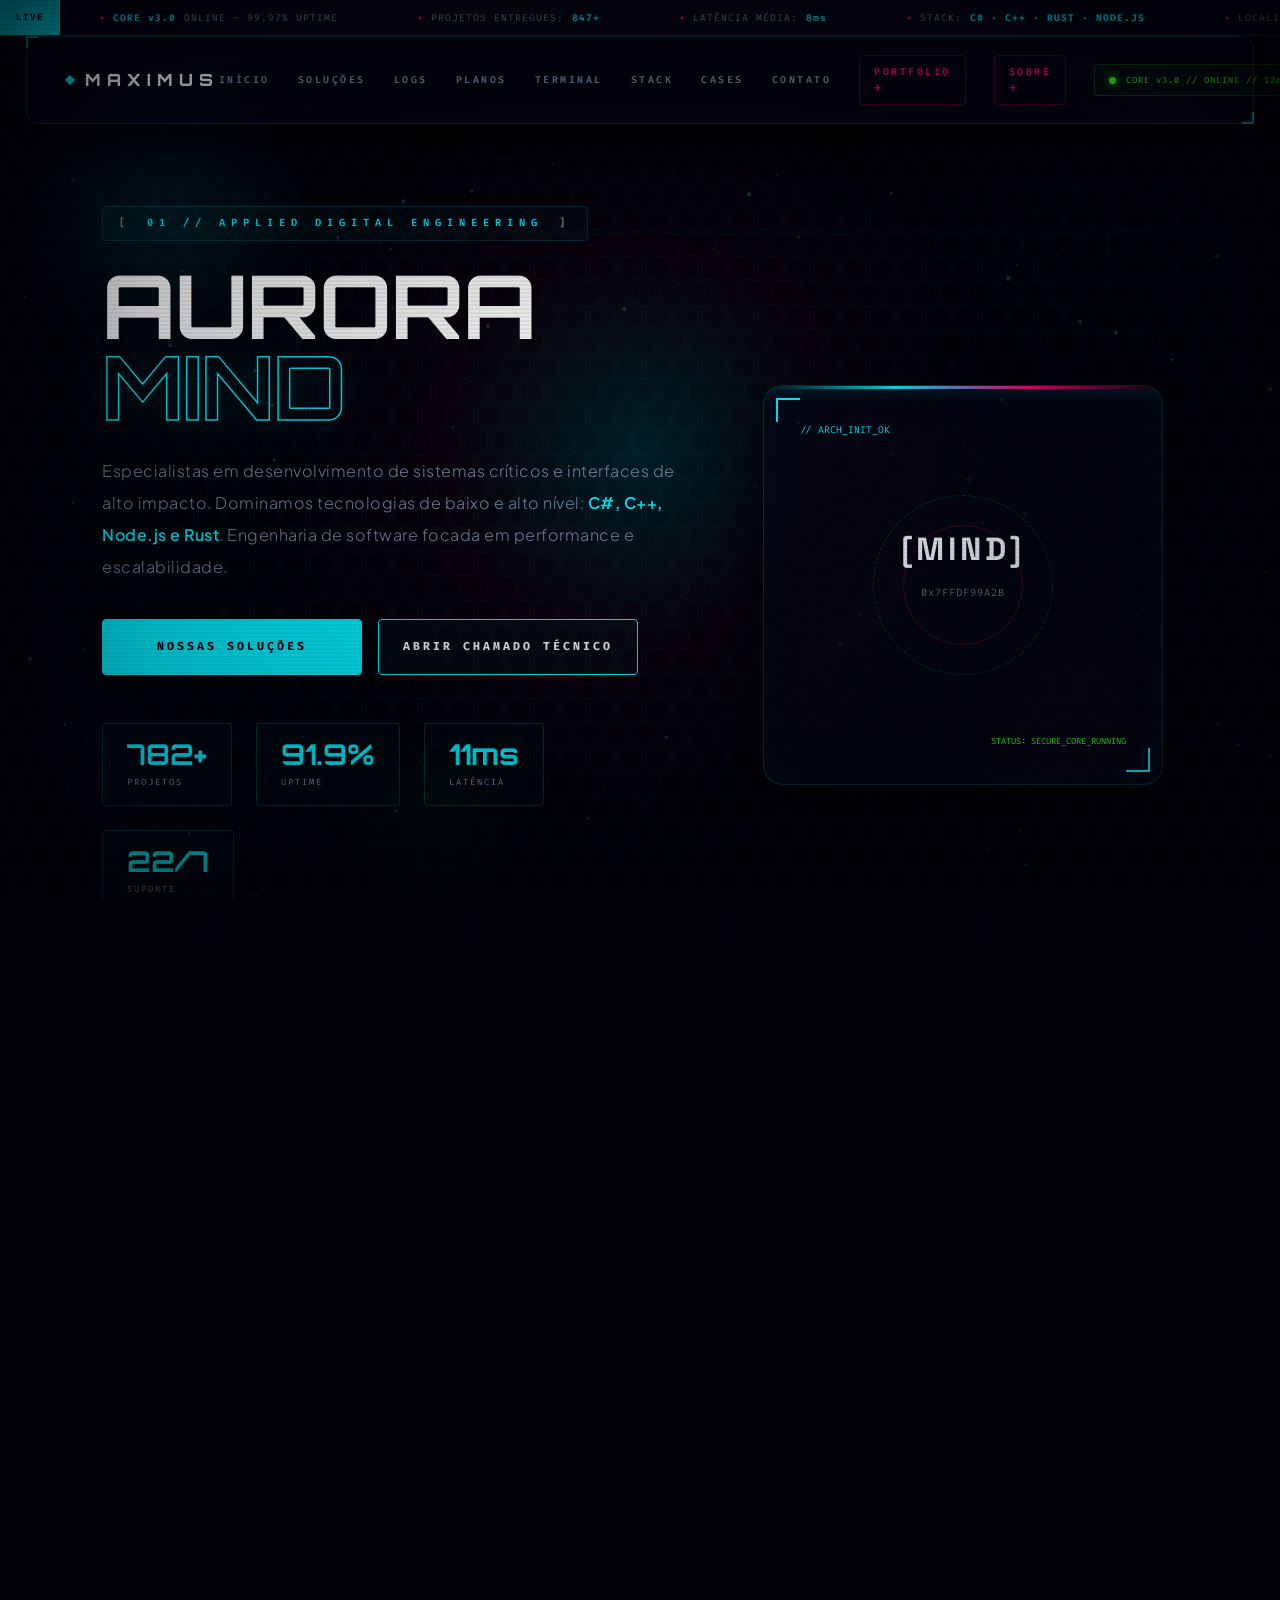
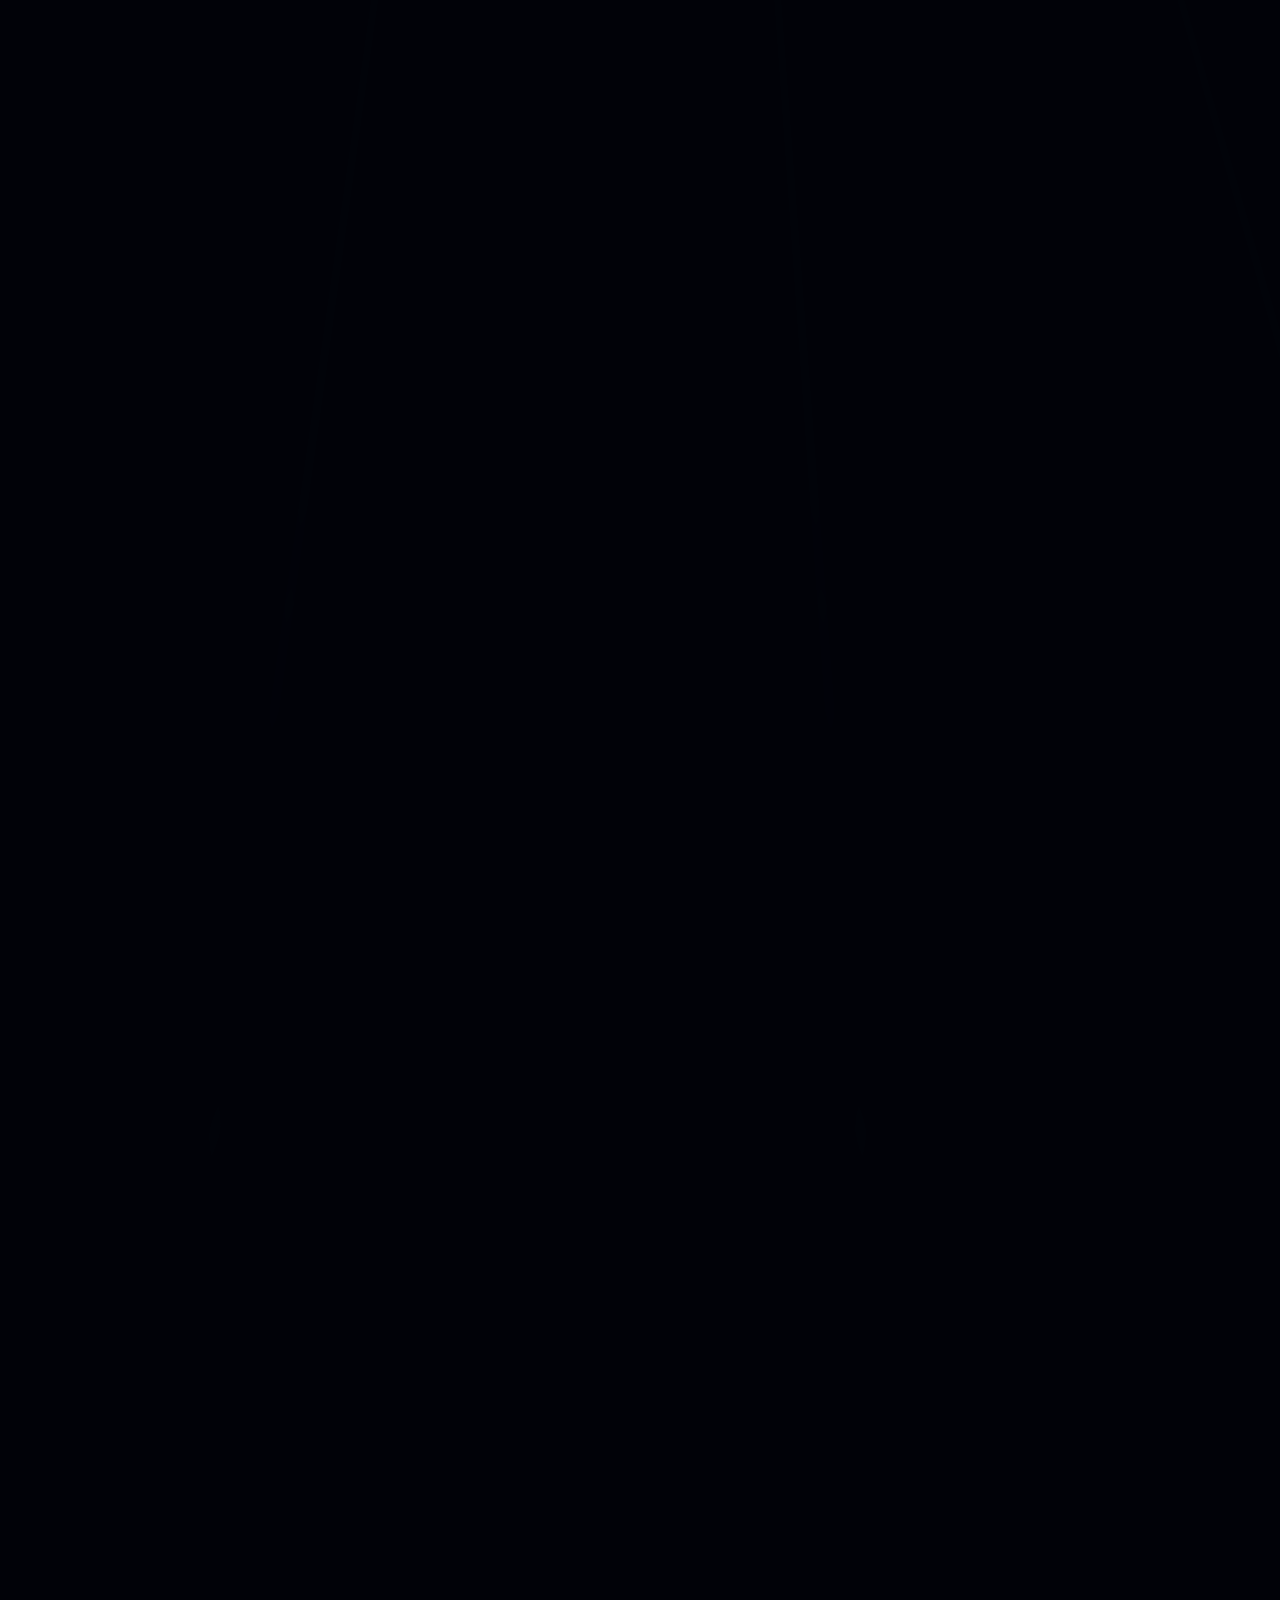
<file: index.html>
<!DOCTYPE html>
<html lang="pt-BR">
<head>
    <link rel="stylesheet" href="styles/stylesheet.css">
    <meta charset="UTF-8">
    <meta name="viewport" content="width=device-width, initial-scale=1.0">
    <meta name="description" content="Aurora Mind — Especialistas em desenvolvimento de sistemas críticos e interfaces de alto impacto. C#, C++, Node.js, Rust.">
    <meta name="theme-color" content="#010208">
    <title>Aurora Mind | Digital Engineering</title>

    <link rel="preconnect" href="https://fonts.googleapis.com">
    <link rel="preconnect" href="https://fonts.gstatic.com" crossorigin>
    <link href="https://fonts.googleapis.com/css2?family=Plus+Jakarta+Sans:wght@200;300;400;600;800&family=Space+Grotesk:wght@300;500;700&family=Fira+Code:wght@300;400;500&family=Orbitron:wght@400;700;900&family=Rajdhani:wght@400;600;700&display=swap" rel="stylesheet">

    <link rel="stylesheet" href="styles/theme-dark.css">
    <link rel="stylesheet" href="styles/aurora-v2-core.css">
    <link rel="stylesheet" href="styles/aurora-v2-components.css">
    <link rel="stylesheet" href="styles/aurora-v2-animations.css">
</head>
<body>

    <!-- ═══ BACKGROUND LAYERS ═══ -->
    <div class="cyber-grid"></div>
    <div class="hex-overlay"></div>
    <canvas id="canvas-bg"></canvas>
    <div class="bg-glow" id="glow"></div>
    <div class="vignette"></div>

    <!-- ═══ TICKER BAR ═══ -->
    <div class="ticker-bar">
        <div class="ticker-label">LIVE</div>
        <div class="ticker-track">
            <span class="ticker-item"><strong>CORE v3.0</strong> ONLINE — 99.97% UPTIME</span>
            <span class="ticker-item">PROJETOS ENTREGUES: <strong>847+</strong></span>
            <span class="ticker-item">LATÊNCIA MÉDIA: <strong>8ms</strong></span>
            <span class="ticker-item">STACK: <strong>C# · C++ · RUST · NODE.JS</strong></span>
            <span class="ticker-item">LOCALIZAÇÃO: <strong>BARBACENA, MG</strong></span>
            <span class="ticker-item">SUPORTE: <strong>24/7 ATIVO</strong></span>
            <span class="ticker-item"><strong>CORE v3.0</strong> ONLINE — 99.97% UPTIME</span>
            <span class="ticker-item">PROJETOS ENTREGUES: <strong>847+</strong></span>
            <span class="ticker-item">LATÊNCIA MÉDIA: <strong>8ms</strong></span>
            <span class="ticker-item">STACK: <strong>C# · C++ · RUST · NODE.JS</strong></span>
            <span class="ticker-item">LOCALIZAÇÃO: <strong>BARBACENA, MG</strong></span>
            <span class="ticker-item">SUPORTE: <strong>24/7 ATIVO</strong></span>
        </div>
    </div>

    <!-- ═══ NAVIGATION ═══ -->
    <nav>
        <a href="#hero" class="logo">MAXIMUS</a>
        <button class="nav-toggle" aria-label="Menu">
            <span></span><span></span><span></span>
        </button>
        <div class="nav-links">
            <a href="#hero" data-index="00">Início</a>
            <a href="#solucoes" data-index="01">Soluções</a>
            <a href="#feedbacks" data-index="02">Logs</a>
            <a href="#assinaturas" data-index="03">Planos</a>
            <a href="#faq" data-index="04">Terminal</a>
            <a href="#tech" data-index="05">Stack</a>
            <a href="#portfolio" data-index="06">Cases</a>
            <a href="#contato" data-index="07">Contato</a>
            <a href="pages/portfolio.html" class="page-link">Portfolio →</a>
            <a href="pages/about.html" class="page-link">Sobre →</a>
            <div class="sys-control-panel">
                <div class="sys-dot"></div>
                CORE v3.0 // ONLINE // 12ms
            </div>
        </div>
    </nav>

    <!-- ═══ SECTION 01: HERO ═══ -->
    <section id="hero" data-section-id="01">
        <div class="section-inner">
            <div class="hero-grid-wrapper">
                <div class="hero-content">
                    <span class="section-tag anim-fade-down">01 // APPLIED DIGITAL ENGINEERING</span>
                    <h1 class="main-title glitch-title anim-fade-up anim-delay-1">AURORA <span>MIND</span></h1>
                    <p class="anim-fade-up anim-delay-2">
                        Especialistas em desenvolvimento de sistemas críticos e interfaces de alto impacto.
                        Dominamos tecnologias de baixo e alto nível: <b>C#, C++, Node.js e Rust</b>.
                        Engenharia de software focada em performance e escalabilidade.
                    </p>
                    <div class="hero-actions anim-fade-up anim-delay-3">
                        <a href="#solucoes" class="btn-main btn-filled" style="width: 260px;">Nossas Soluções</a>
                        <a href="https://wa.me/5532999577201" class="btn-main" style="width: 260px;">Abrir Chamado Técnico</a>
                    </div>
                    <div class="hero-stats-row reveal anim-delay-4">
                        <div class="hero-stat">
                            <span class="hero-stat-value" data-target="847" data-suffix="+">0</span>
                            <span class="hero-stat-label">Projetos</span>
                        </div>
                        <div class="hero-stat">
                            <span class="hero-stat-value" data-target="99" data-suffix=".9%">0</span>
                            <span class="hero-stat-label">Uptime</span>
                        </div>
                        <div class="hero-stat">
                            <span class="hero-stat-value" data-target="12" data-suffix="ms">0</span>
                            <span class="hero-stat-label">Latência</span>
                        </div>
                        <div class="hero-stat">
                            <span class="hero-stat-value" data-target="24" data-suffix="/7">0</span>
                            <span class="hero-stat-label">Suporte</span>
                        </div>
                    </div>
                    <div class="status-bar reveal anim-delay-5">
                        <span class="status-chip"><span class="dot"></span> SECURE_CORE</span>
                        <span class="status-chip"><span class="dot"></span> SSL/TLS ACTIVE</span>
                        <span class="status-chip warn"><span class="dot"></span> PERF: MAX</span>
                    </div>
                </div>
                <div style="display: flex; justify-content: center; width: 100%;">
                    <div class="hud-display-center reveal-scale">
                        <div class="hud-scanner"></div>
                        <div class="hud-ring"></div>
                        <div class="hud-ring-inner"></div>
                        <div style="font-family: 'Fira Code'; font-size: 0.6rem; color: var(--neon-cyan); position: relative; z-index: 2;">// ARCH_INIT_OK</div>
                        <div style="text-align: center; font-family: 'Space Grotesk'; font-size: 2rem; font-weight: 700; letter-spacing: 4px; position: relative; z-index: 2;">
                            [MIND]
                            <div style="font-family: 'Fira Code'; font-size: 0.65rem; color: var(--text-dim); font-weight: 300; margin-top: 10px; letter-spacing: 1px;">0x7FFDF99A2B</div>
                            <div class="waveform" style="justify-content: center; margin-top: 16px;">
                                <div class="waveform-bar"></div>
                                <div class="waveform-bar"></div>
                                <div class="waveform-bar"></div>
                                <div class="waveform-bar"></div>
                                <div class="waveform-bar"></div>
                                <div class="waveform-bar"></div>
                                <div class="waveform-bar"></div>
                            </div>
                        </div>
                        <div style="font-family: 'Fira Code'; font-size: 0.55rem; color: var(--neon-lime); text-align: right; position: relative; z-index: 2;">STATUS: SECURE_CORE_RUNNING</div>
                    </div>
                </div>
            </div>
        </div>
        <div class="floating-orbs">
            <div class="orb orb-1"></div>
            <div class="orb orb-2"></div>
            <div class="orb orb-3"></div>
        </div>
    </section>

    <!-- ═══ MARQUEE PARTNERS ═══ -->
    <div class="marquee-section">
        <div class="marquee-track">
            <span class="marquee-item">INDUSTRIAL</span>
            <span class="marquee-item">◆</span>
            <span class="marquee-item">E-COMMERCE</span>
            <span class="marquee-item">◆</span>
            <span class="marquee-item">SAÚDE</span>
            <span class="marquee-item">◆</span>
            <span class="marquee-item">FINTECH</span>
            <span class="marquee-item">◆</span>
            <span class="marquee-item">LOGÍSTICA</span>
            <span class="marquee-item">◆</span>
            <span class="marquee-item">EDUCAÇÃO</span>
            <span class="marquee-item">◆</span>
            <span class="marquee-item">INDUSTRIAL</span>
            <span class="marquee-item">◆</span>
            <span class="marquee-item">E-COMMERCE</span>
            <span class="marquee-item">◆</span>
            <span class="marquee-item">SAÚDE</span>
            <span class="marquee-item">◆</span>
            <span class="marquee-item">FINTECH</span>
            <span class="marquee-item">◆</span>
            <span class="marquee-item">LOGÍSTICA</span>
            <span class="marquee-item">◆</span>
            <span class="marquee-item">EDUCAÇÃO</span>
            <span class="marquee-item">◆</span>
        </div>
    </div>

    <!-- ═══ SECTION 02: SOLUÇÕES (ORIGINAL) ═══ -->
    <section id="solucoes" data-section-id="02">
        <div class="section-inner">
            <span class="section-tag reveal">02 // SYSTEM CAPABILITIES</span>
            <h2 class="main-title reveal" style="font-size: clamp(2.5rem, 6vw, 4.5rem);">O QUE <span>PROJETAMOS</span></h2>
            <div class="grid-row">
                <div class="card tilt-card reveal anim-delay-1">
                    <div class="tilt-shine"></div>
                    <span class="price-tag">R$ 150 - 350</span>
                    <h3>Site Básico</h3>
                    <p>Presença digital imediata. Landing pages otimizadas para velocidade extrema.</p>
                    <ul class="feature-list">
                        <li>Design Único</li>
                        <li>Performance Google 90+</li>
                        <li>Integração WhatsApp</li>
                        <li>Hospedagem Cloud</li>
                    </ul>
                    <a href="https://wa.me/5532999577201" class="btn-main">Consultar</a>
                </div>
                <div class="card tilt-card featured reveal anim-delay-2">
                    <div class="tilt-shine"></div>
                    <div class="card-header">
                        <span class="price-tag">R$ 500 - 750</span>
                        <span class="card-badge">Popular</span>
                    </div>
                    <h3>Site Profissional</h3>
                    <p>Autoridade máxima. SEO avançado e múltiplas páginas estratégicas.</p>
                    <ul class="feature-list">
                        <li>Arquitetura SEO</li>
                        <li>Copywriting de Vendas</li>
                        <li>Dashboard Analytics</li>
                        <li>Até 6 Páginas</li>
                    </ul>
                    <a href="https://wa.me/5532999577201" class="btn-main">Consultar</a>
                </div>
                <div class="card tilt-card reveal anim-delay-3">
                    <div class="tilt-shine"></div>
                    <span class="price-tag">R$ 1.700+</span>
                    <h3>Sistemas Web</h3>
                    <p>Lógica de negócios complexa e dashboards inteligentes sob medida.</p>
                    <ul class="feature-list">
                        <li>Backend C# / .NET</li>
                        <li>Segurança Avançada</li>
                        <li>APIs Escaláveis</li>
                        <li>Bancos SQL/NoSQL</li>
                    </ul>
                    <a href="https://wa.me/5532999577201" class="btn-main">Consultar</a>
                </div>
            </div>
        </div>
    </section>

    <!-- ═══ SECTION: STATS PANEL (NEW) ═══ -->
    <section id="metricas" data-section-id="MET" style="min-height: auto; padding-top: 80px; padding-bottom: 80px;">
        <div class="section-inner">
            <span class="section-tag reveal">// PERFORMANCE METRICS</span>
            <h2 class="main-title reveal" style="font-size: clamp(2rem, 5vw, 3.5rem);">NÚMEROS <span>REAIS</span></h2>
            <div class="stats-panel">
                <div class="stat-box reveal anim-delay-1">
                    <span class="stat-number" data-target="847" data-suffix="+">0</span>
                    <span class="stat-label">Projetos Entregues</span>
                </div>
                <div class="stat-box reveal anim-delay-2">
                    <span class="stat-number" data-target="99" data-suffix=".97%">0</span>
                    <span class="stat-label">Uptime Garantido</span>
                </div>
                <div class="stat-box reveal anim-delay-3">
                    <span class="stat-number" data-target="150" data-suffix="+">0</span>
                    <span class="stat-label">Clientes Ativos</span>
                </div>
                <div class="stat-box reveal anim-delay-4">
                    <span class="stat-number" data-target="8" data-suffix="ms">0</span>
                    <span class="stat-label">Latência Média</span>
                </div>
            </div>
        </div>
    </section>

    <div class="section-divider"></div>

    <!-- ═══ SECTION: TECH STACK (NEW) ═══ -->
    <section id="tech" data-section-id="STK">
        <div class="section-inner">
            <span class="section-tag reveal">06 // TECHNOLOGY ARSENAL</span>
            <h2 class="main-title reveal" style="font-size: clamp(2.5rem, 6vw, 4.5rem);">NOSSA <span>STACK</span></h2>
            <p style="color: var(--text-dim); max-width: 600px; margin-bottom: 20px;" class="reveal">
                Domínio completo de tecnologias de baixo e alto nível para qualquer desafio de engenharia.
            </p>
            <div class="tech-grid" id="render-tech"></div>
            <div class="code-block reveal" data-lang="C#" style="margin-top: 40px;">
                <span class="keyword">public class</span> <span class="function">AuroraEngine</span> {<br>
                &nbsp;&nbsp;<span class="keyword">public async Task</span>&lt;<span class="function">Result</span>&gt; <span class="function">Deploy</span>(<span class="function">Project</span> project) {<br>
                &nbsp;&nbsp;&nbsp;&nbsp;<span class="keyword">await</span> project.<span class="function">OptimizePerformance</span>();<br>
                &nbsp;&nbsp;&nbsp;&nbsp;<span class="keyword">return</span> <span class="keyword">await</span> project.<span class="function">LaunchToProduction</span>();<br>
                &nbsp;&nbsp;}<br>
                }
            </div>
        </div>
    </section>

    <!-- ═══ SECTION: PROCESS (NEW) ═══ -->
    <section id="processo" data-section-id="PRC" style="min-height: auto;">
        <div class="section-inner">
            <span class="section-tag reveal">// DEVELOPMENT PIPELINE</span>
            <h2 class="main-title reveal" style="font-size: clamp(2rem, 5vw, 3.5rem);">NOSSO <span>PROCESSO</span></h2>
            <div class="process-timeline">
                <div class="process-step reveal anim-delay-1">
                    <div class="process-num">01</div>
                    <h4>Discovery</h4>
                    <p>Análise profunda de requisitos e arquitetura</p>
                </div>
                <div class="process-step reveal anim-delay-2">
                    <div class="process-num">02</div>
                    <h4>Design</h4>
                    <p>Prototipagem e UI/UX de alto impacto</p>
                </div>
                <div class="process-step reveal anim-delay-3">
                    <div class="process-num">03</div>
                    <h4>Build</h4>
                    <p>Desenvolvimento com code review contínuo</p>
                </div>
                <div class="process-step reveal anim-delay-4">
                    <div class="process-num">04</div>
                    <h4>Test</h4>
                    <p>QA automatizado e testes de carga</p>
                </div>
                <div class="process-step reveal anim-delay-5">
                    <div class="process-num">05</div>
                    <h4>Deploy</h4>
                    <p>CI/CD com zero-downtime deployment</p>
                </div>
                <div class="process-step reveal anim-delay-6">
                    <div class="process-num">06</div>
                    <h4>Support</h4>
                    <p>Monitoramento 24/7 e evolução contínua</p>
                </div>
            </div>
        </div>
    </section>

    <!-- ═══ CTA BANNER ═══ -->
    <div class="section-inner" style="padding: 0 var(--section-padding-x);">
        <div class="cta-banner reveal">
            <div>
                <h3>Precisa de um sistema crítico?</h3>
                <p>Consultoria técnica gratuita para avaliar seu projeto.</p>
            </div>
            <a href="https://wa.me/5532999577201" class="btn-main btn-filled" style="width: auto; padding: 18px 40px; white-space: nowrap;">Iniciar Projeto →</a>
        </div>
    </div>

    <!-- ═══ SECTION 03: FEEDBACKS (ORIGINAL) ═══ -->
    <section id="feedbacks" data-section-id="03">
        <div class="section-inner">
            <span class="section-tag reveal">03 // CUSTOMER SATISFACTION LOGS</span>
            <h2 class="main-title reveal" style="font-size: clamp(2.5rem, 6vw, 4.5rem);">FEED<span>BACKS</span></h2>
            <div class="feedback-grid" id="render-feedbacks"></div>
        </div>
    </section>

    <!-- ═══ SECTION: PORTFOLIO (NEW) ═══ -->
    <section id="portfolio" data-section-id="CS">
        <div class="section-inner">
            <span class="section-tag reveal">07 // DEPLOYED SYSTEMS</span>
            <h2 class="main-title reveal" style="font-size: clamp(2.5rem, 6vw, 4.5rem);">CASES <span>RECENTES</span></h2>
            <div class="portfolio-grid" id="render-portfolio"></div>
            <div style="text-align: center; margin-top: 40px; width: 100%;" class="reveal">
                <a href="pages/portfolio.html" class="btn-ghost page-link">Ver portfolio completo →</a>
            </div>
        </div>
    </section>

    <!-- ═══ SECTION: TERMINAL (NEW) ═══ -->
    <section id="terminal" data-section-id="TRM" style="min-height: auto;">
        <div class="section-inner">
            <span class="section-tag reveal">// LIVE SYSTEM TERMINAL</span>
            <h2 class="main-title reveal" style="font-size: clamp(2rem, 5vw, 3rem);">SYS<span>TERMINAL</span></h2>
            <div class="terminal-widget reveal scan-line-effect">
                <div class="terminal-header">
                    <div class="terminal-dot red"></div>
                    <div class="terminal-dot yellow"></div>
                    <div class="terminal-dot green"></div>
                    <span class="terminal-title">maximus@aurora-mind — bash — 80×24</span>
                </div>
                <div class="terminal-body" id="terminal-output">
                    <div class="terminal-line"><span class="prompt">maximus@aurora:~$</span> <span class="cmd">aurora --version</span></div>
                    <div class="terminal-line"><span class="success">Aurora Mind Engine v3.0.0 — Digital Engineering</span></div>
                </div>
            </div>
        </div>
    </section>

    <!-- ═══ SECTION 04: ASSINATURAS (ORIGINAL) ═══ -->
    <section id="assinaturas" data-section-id="04">
        <div class="section-inner">
            <span class="section-tag reveal">04 // CONTINUOUS SUPPORT</span>
            <h2 class="main-title reveal" style="font-size: clamp(2.5rem, 6vw, 4.5rem);">ASSINA<span>TURAS</span></h2>
            <div class="grid-row">
                <div class="card tilt-card reveal anim-delay-1">
                    <div class="tilt-shine"></div>
                    <span class="price-tag">R$ 99/mês</span>
                    <h3>Standard</h3>
                    <p>Monitoramento 24/7 e backups semanais automatizados.</p>
                    <button class="btn-main" onclick="openGate('Standard', 99)">Ativar via PIX</button>
                </div>
                <div class="card tilt-card featured reveal anim-delay-2" style="border-color: var(--neon-magenta); box-shadow: 0 10px 30px rgba(255, 0, 122, 0.15);">
                    <div class="tilt-shine"></div>
                    <span class="price-tag">R$ 199/mês</span>
                    <h3>VIP Plus</h3>
                    <p>Suporte prioritário e alterações de conteúdo ilimitadas.</p>
                    <button class="btn-main" onclick="openGate('VIP Plus', 199)">Ativar via PIX</button>
                </div>
                <div class="card tilt-card platinum reveal anim-delay-3">
                    <div class="tilt-shine"></div>
                    <span class="price-tag" style="color: var(--neon-gold);">R$ 799/mês</span>
                    <h3 style="color: var(--neon-gold);">Platinum</h3>
                    <p>Consultoria full-stack e novos recursos mensais dedicados.</p>
                    <button class="btn-main btn-gold" onclick="openGate('Platinum', 799)">Ativar via PIX</button>
                </div>
            </div>
        </div>
    </section>

    <!-- ═══ SECTION: TEAM (NEW) ═══ -->
    <section id="equipe" data-section-id="TM" style="min-height: auto;">
        <div class="section-inner">
            <span class="section-tag reveal">// ENGINEERING TEAM</span>
            <h2 class="main-title reveal" style="font-size: clamp(2rem, 5vw, 3.5rem);">A <span>EQUIPE</span></h2>
            <div class="team-grid">

    <div class="team-member reveal anim-delay-1 corner-brackets">
        <div class="team-avatar">M</div>
        <h4>Maximus Simões</h4>
        <span class="team-role">Lead Engineer</span>
        <p class="team-bio">Especialista em C#, C++, Rust e arquitetura de sistemas críticos. Fundador da Aurora Mind.</p>
    </div>
    <div class="team-member reveal anim-delay-2 corner-brackets">
        <div class="team-avatar">C</div>
        <h4>Cauã</h4>
        <span class="team-role">Programador</span>
        <p class="team-bio">Especialista em desenvolvimento de sistemas e foco em código limpo e performance.</p>
    </div>
    <div class="team-member reveal anim-delay-3 corner-brackets">
        <div class="team-avatar">H</div>
        <h4>Heitor</h4>
        <span class="team-role">Programador</span>
        <p class="team-bio">Atua no desenvolvimento de soluções robustas, escaláveis e de alta eficiência.</p>
    </div>
    <div class="team-member reveal anim-delay-4 corner-brackets">
        <div class="team-avatar">L</div>
        <h4>Lucas</h4>
        <span class="team-role">Programador</span>
        <p class="team-bio">Desenvolvedor focado em engenharia de software, manutenção de sistemas e implementação de funcionalidades.</p>
    </div>
    <div class="team-member reveal anim-delay-5 corner-brackets">
        <div class="team-avatar">M</div>
        <h4>Marco</h4>
        <span class="team-role">Web Designer</span>
        <p class="team-bio">Responsável pelo design web, interfaces modernas e experiência visual dos projetos digitais.</p>
    </div>
    <div class="team-member reveal anim-delay-6 corner-brackets">
        <div class="team-avatar">AI</div>
        <h4>Aurora AI</h4>
        <span class="team-role">Automation Core</span>
        <p class="team-bio">Motor de automação interno para deploy, testes e monitoramento contínuo de infraestrutura.</p>
    </div>
    <div class="team-member reveal anim-delay-7 corner-brackets">
        <div class="team-avatar">*</div>
        <h4>Você?</h4>
        <span class="team-role">Open Position</span>
        <p class="team-bio">Buscamos engenheiros apaixonados por performance e código limpo. Entre em contato.</p>
    </div>

</div>
            </div>
        </div>
    </section>

    <!-- ═══ SECTION 05: FAQ (ORIGINAL) ═══ -->
    <section id="faq" data-section-id="05">
        <div class="section-inner">
            <span class="section-tag reveal">05 // KNOWLEDGE BASE</span>
            <h2 class="main-title reveal" style="font-size: clamp(2.5rem, 6vw, 4.5rem);">FAQ <span>TERMINAL</span></h2>
            <div class="faq-container" id="render-faq"></div>
        </div>
    </section>

    <!-- ═══ SECTION: BLOG (NEW) ═══ -->
    <section id="blog" data-section-id="BLG" style="min-height: auto;">
        <div class="section-inner">
            <span class="section-tag reveal">// ENGINEERING LOG</span>
            <h2 class="main-title reveal" style="font-size: clamp(2rem, 5vw, 3rem);">CHANGE<span>LOG</span></h2>
            <div class="blog-grid" id="render-blog"></div>
        </div>
    </section>

    <!-- ═══ SECTION: CONTACT (NEW) ═══ -->
    <section id="contato" data-section-id="CT">
        <div class="section-inner">
            <span class="section-tag reveal">08 // OPEN CHANNEL</span>
            <h2 class="main-title reveal" style="font-size: clamp(2.5rem, 6vw, 4.5rem);">CON<span>TATO</span></h2>
            <div class="contact-grid">
                <div class="contact-info-block reveal reveal-left">
                    <h4>// Canais Diretos</h4>
                    <div class="contact-row">
                        <div class="contact-row-icon">WA</div>
                        <span>+55 (32) 99957-7201</span>
                    </div>
                    <div class="contact-row">
                        <div class="contact-row-icon">@</div>
                        <span>contato@auroramind.dev</span>
                    </div>
                    <div class="contact-row">
                        <div class="contact-row-icon">📍</div>
                        <span>Barbacena, Minas Gerais — Brasil</span>
                    </div>
                    <div class="contact-row">
                        <div class="contact-row-icon">⏰</div>
                        <span>Seg–Sex 08:00–22:00 | Sáb 09:00–18:00</span>
                    </div>
                    <div class="progress-ring reveal" style="margin-top: 32px;">
                        <svg width="120" height="120" viewBox="0 0 100 100">
                            <circle class="ring-bg" cx="50" cy="50" r="45"></circle>
                            <circle class="ring-fill" cx="50" cy="50" r="45"></circle>
                        </svg>
                        <div class="progress-ring-label">
                            99%
                            <small>UPTIME</small>
                        </div>
                    </div>
                </div>
                <form class="contact-form reveal reveal-right" id="contact-form">
                    <div class="input-group">
                        <label>Nome Completo</label>
                        <input type="text" id="contact-name" placeholder="Seu nome" required>
                    </div>
                    <div class="input-group">
                        <label>Email</label>
                        <input type="email" id="contact-email" placeholder="seu@email.com" required>
                    </div>
                    <div class="input-group">
                        <label>Mensagem</label>
                        <textarea id="contact-message" rows="5" placeholder="Descreva seu projeto..." required style="resize: vertical;"></textarea>
                    </div>
                    <button type="submit" class="btn-main btn-filled">Enviar via WhatsApp</button>
                </form>
            </div>
        </div>
    </section>

    <!-- ═══ CHECKOUT MODAL (ORIGINAL) ═══ -->
    <div id="checkout-overlay">
        <div class="modal-box">
            <button class="modal-close" onclick="closeGate()">FECHAR [X]</button>
            <div class="lock-indicator">AGUARDANDO VALIDAÇÃO DE PAGAMENTO</div>
            <div id="gate-step-1">
                <h3 style="margin-bottom: 30px; text-transform: uppercase; font-family: 'Space Grotesk';">
                    Ativar: <span id="gate-plan-name" style="color: var(--neon-cyan);"></span>
                </h3>
                <div class="input-group">
                    <label>Projeto / Empresa</label>
                    <input type="text" id="gate-client-project" placeholder="Nome da empresa">
                </div>
                <div class="input-group">
                    <label>Responsável</label>
                    <input type="text" id="gate-client-name" placeholder="Nome completo">
                </div>
                <button class="btn-main btn-filled" onclick="generateInvoice()" style="margin-top: 20px;">Gerar Chave de Acesso</button>
            </div>
            <div id="pix-container">
                <h3 style="margin-bottom: 20px; font-family: 'Space Grotesk';">PAGAMENTO NUBANK</h3>
                <div class="token-box" id="gate-token">PENDENTE</div>
                <button class="btn-confirm" onclick="finalizeRequest()">Enviar Comprovante</button>
            </div>
        </div>
    </div>

    <!-- ═══ FOOTER (ORIGINAL + EXPANDED) ═══ -->
    <footer>
        <div class="footer-grid">
            <div class="footer-col">
                <h4>Navegação</h4>
                <a href="#hero">Início</a>
                <a href="#solucoes">Soluções</a>
                <a href="#assinaturas">Planos</a>
                <a href="#faq">FAQ</a>
            </div>
            <div class="footer-col">
                <h4>Páginas</h4>
                <a href="pages/portfolio.html">Portfolio</a>
                <a href="pages/about.html">Sobre Nós</a>
                <a href="pages/contact.html">Contato</a>
            </div>
            <div class="footer-col">
                <h4>Serviços</h4>
                <a href="#solucoes">Sites</a>
                <a href="#solucoes">Sistemas Web</a>
                <a href="#assinaturas">Manutenção</a>
                <a href="#tech">Consultoria</a>
            </div>
            <div class="footer-col">
                <h4>Contato</h4>
                <a href="https://wa.me/5532999577201">WhatsApp</a>
                <a href="mailto:contato@auroramind.dev">Email</a>
                <a href="#contato">Barbacena, MG</a>
            </div>
        </div>
        <a href="#" class="footer-logo">AURORA<span style="color: var(--neon-cyan);">MIND</span></a>
        <p class="copy-tag">© 2026 DIGITAL ENGINEERING BY MAXIMUS | BARBACENA, MG</p>
    </footer>

    <script src="js/aurora-v2-engine.js"></script>
</body>
</html>
</file>
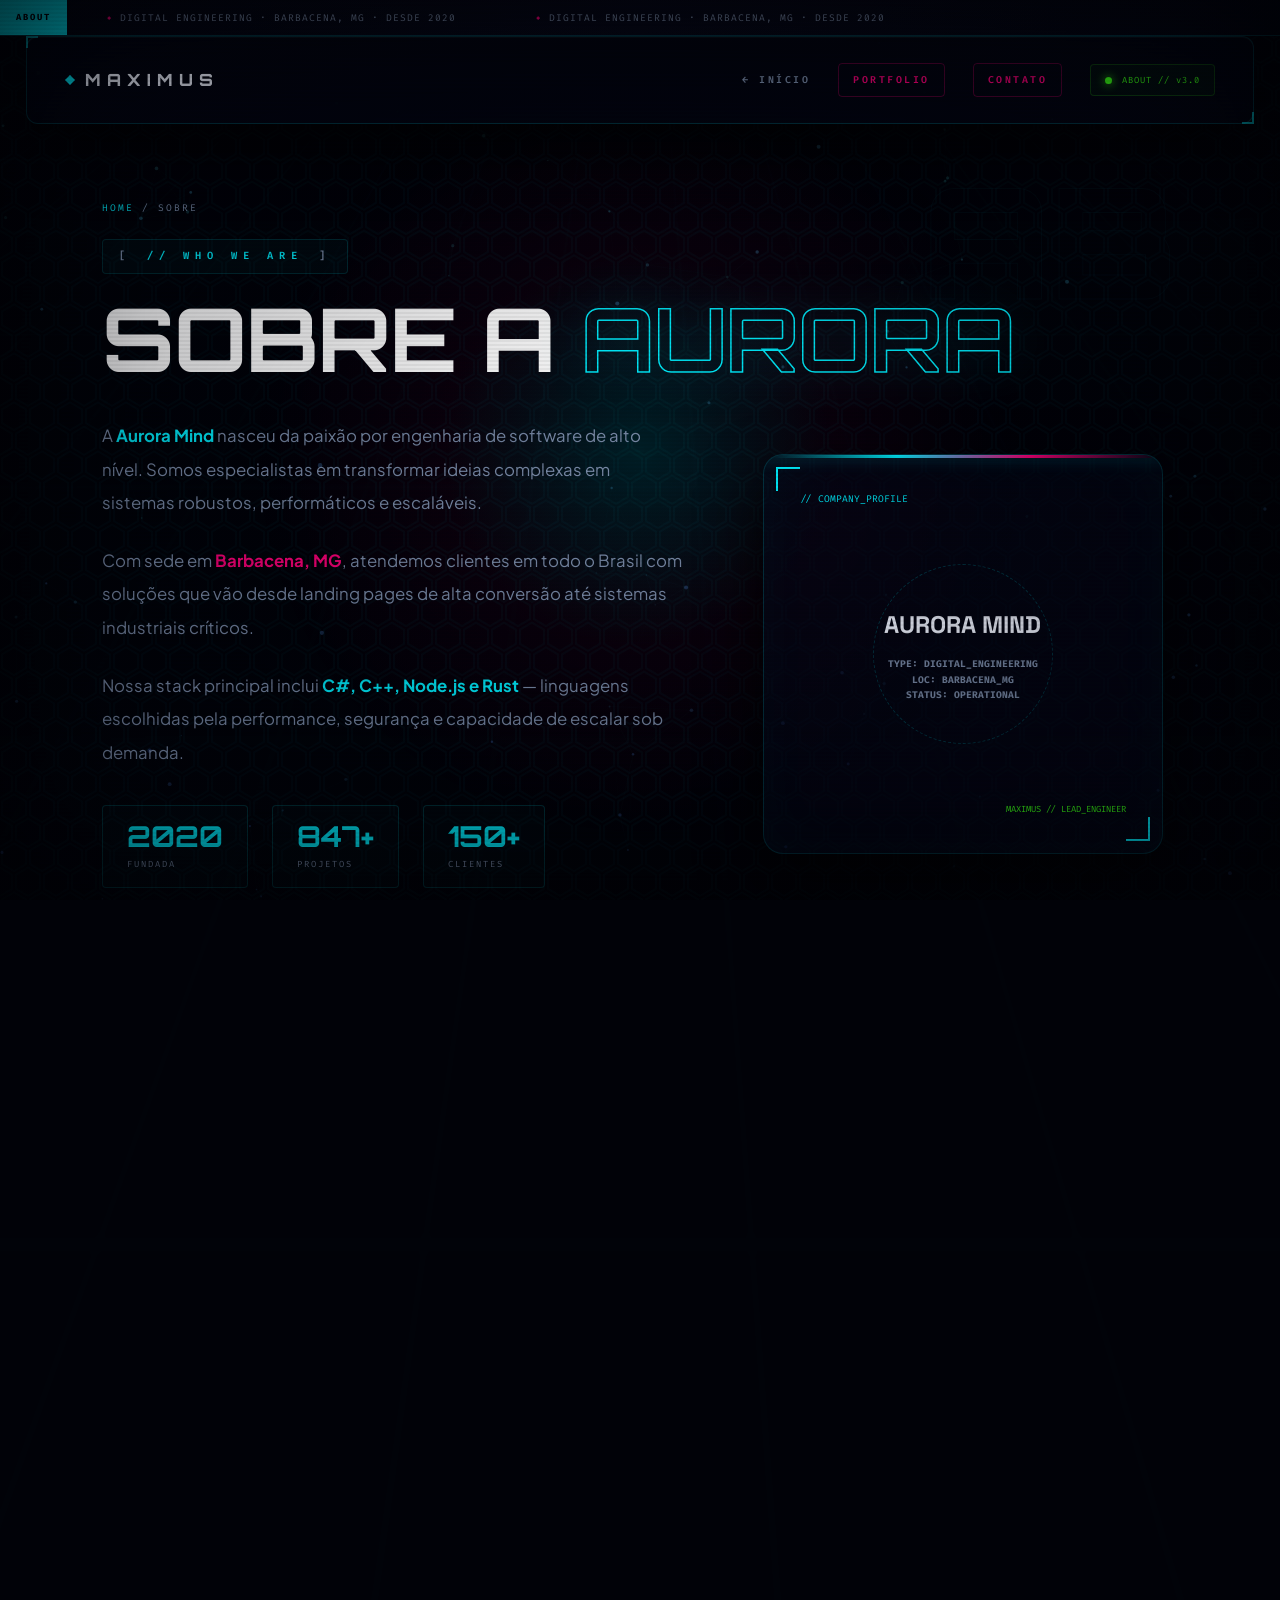
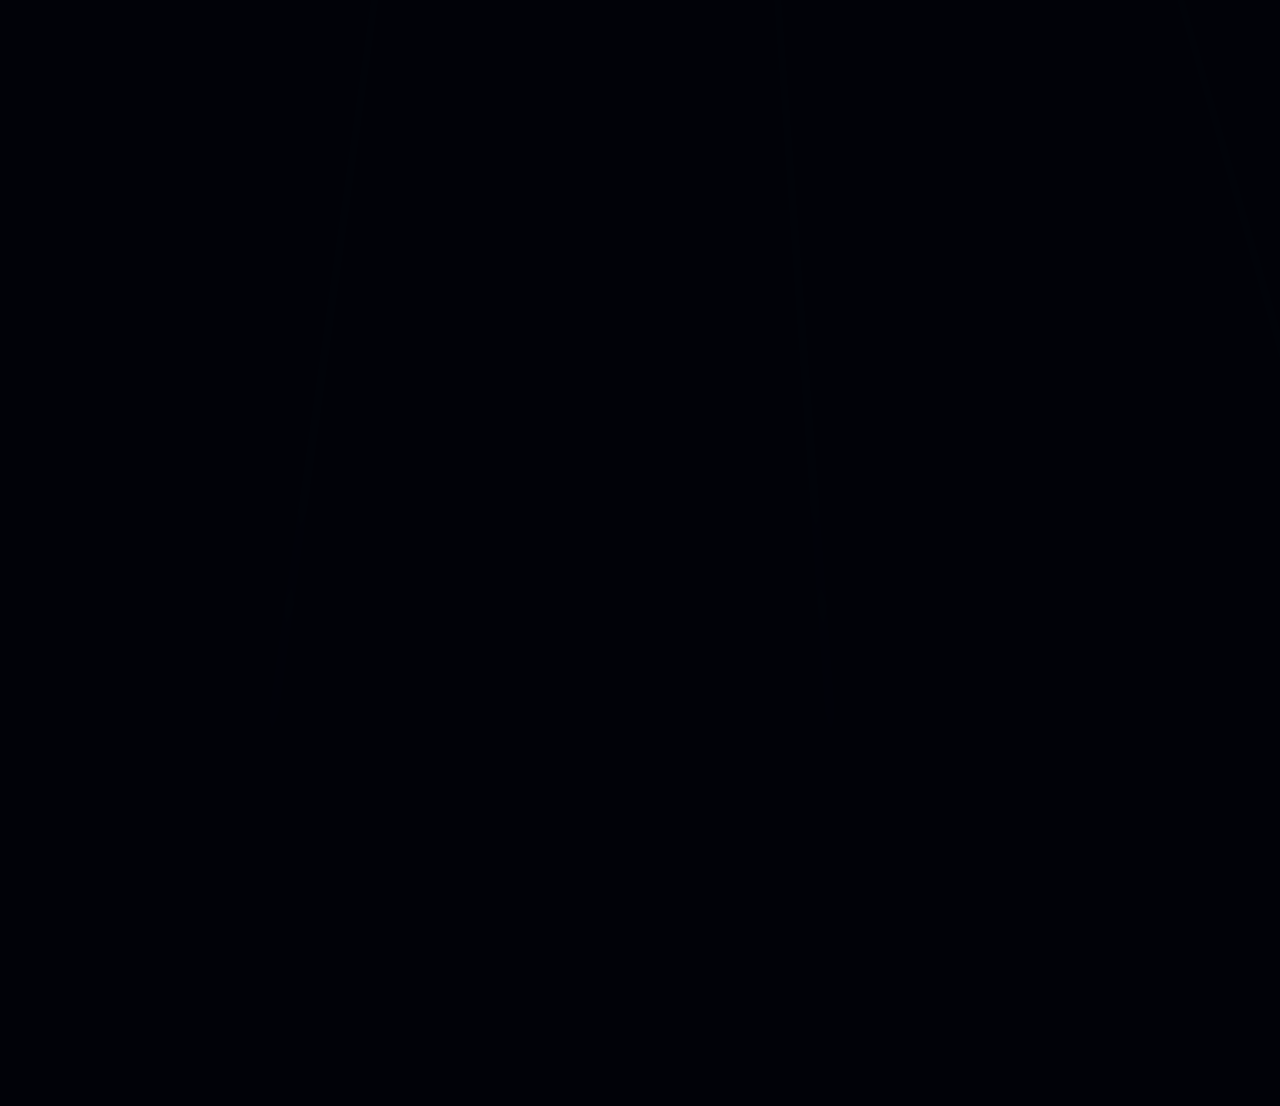
<file: pages/about.html>
<!DOCTYPE html>
<html lang="pt-BR">
<head>
    <meta charset="UTF-8">
    <meta name="viewport" content="width=device-width, initial-scale=1.0">
    <title>Sobre | Aurora Mind</title>
    <link href="https://fonts.googleapis.com/css2?family=Plus+Jakarta+Sans:wght@200;300;400;600;800&family=Space+Grotesk:wght@300;500;700&family=Fira+Code:wght@300;400;500&family=Orbitron:wght@400;700;900&display=swap" rel="stylesheet">
    <link rel="stylesheet" href="../styles/theme-dark.css">
    <link rel="stylesheet" href="../styles/aurora-v2-core.css">
    <link rel="stylesheet" href="../styles/aurora-v2-components.css">
    <link rel="stylesheet" href="../styles/aurora-v2-animations.css">
</head>
<body>
    <div class="cyber-grid"></div>
    <div class="hex-overlay"></div>
    <canvas id="canvas-bg"></canvas>
    <div class="bg-glow" id="glow"></div>
    <div class="vignette"></div>

    <div class="ticker-bar">
        <div class="ticker-label">ABOUT</div>
        <div class="ticker-track">
            <span class="ticker-item">DIGITAL ENGINEERING · BARBACENA, MG · DESDE 2020</span>
            <span class="ticker-item">DIGITAL ENGINEERING · BARBACENA, MG · DESDE 2020</span>
        </div>
    </div>

    <nav>
        <a href="../index.html" class="logo">MAXIMUS</a>
        <button class="nav-toggle" aria-label="Menu"><span></span><span></span><span></span></button>
        <div class="nav-links">
            <a href="../index.html">← Início</a>
            <a href="portfolio.html" class="page-link">Portfolio</a>
            <a href="contact.html" class="page-link">Contato</a>
            <div class="sys-control-panel"><div class="sys-dot"></div> ABOUT // v3.0</div>
        </div>
    </nav>

    <section id="about" data-section-id="AB" style="padding-top: 200px;">
        <div class="section-inner">
            <div class="breadcrumb"><a href="../index.html">HOME</a> <span>/</span> SOBRE</div>
            <span class="section-tag reveal">// WHO WE ARE</span>
            <h1 class="main-title reveal">SOBRE A <span>AURORA</span></h1>

            <div class="hero-grid-wrapper" style="margin-top: 40px;">
                <div class="reveal reveal-left">
                    <p style="color: var(--text-dim); font-size: 1.05rem; line-height: 2; margin-bottom: 24px;">
                        A <b style="color: var(--neon-cyan);">Aurora Mind</b> nasceu da paixão por engenharia de software de alto nível.
                        Somos especialistas em transformar ideias complexas em sistemas robustos, performáticos e escaláveis.
                    </p>
                    <p style="color: var(--text-dim); font-size: 1.05rem; line-height: 2; margin-bottom: 24px;">
                        Com sede em <b style="color: var(--neon-magenta);">Barbacena, MG</b>, atendemos clientes em todo o Brasil
                        com soluções que vão desde landing pages de alta conversão até sistemas industriais críticos.
                    </p>
                    <p style="color: var(--text-dim); font-size: 1.05rem; line-height: 2;">
                        Nossa stack principal inclui <b style="color: var(--neon-cyan);">C#, C++, Node.js e Rust</b> —
                        linguagens escolhidas pela performance, segurança e capacidade de escalar sob demanda.
                    </p>
                    <div class="hero-stats-row" style="margin-top: 36px;">
                        <div class="hero-stat">
                            <span class="hero-stat-value">2020</span>
                            <span class="hero-stat-label">Fundada</span>
                        </div>
                        <div class="hero-stat">
                            <span class="hero-stat-value">847+</span>
                            <span class="hero-stat-label">Projetos</span>
                        </div>
                        <div class="hero-stat">
                            <span class="hero-stat-value">150+</span>
                            <span class="hero-stat-label">Clientes</span>
                        </div>
                    </div>
                </div>
                <div class="hud-display-center reveal-scale" style="margin: 0 auto;">
                    <div class="hud-scanner"></div>
                    <div class="hud-ring"></div>
                    <div style="font-family: 'Fira Code'; font-size: 0.6rem; color: var(--neon-cyan);">// COMPANY_PROFILE</div>
                    <div style="text-align: center; font-family: 'Space Grotesk'; font-size: 1.5rem; font-weight: 700;">
                        AURORA MIND
                        <div style="font-family: 'Fira Code'; font-size: 0.6rem; color: var(--text-dim); margin-top: 12px;">
                            TYPE: DIGITAL_ENGINEERING<br>
                            LOC: BARBACENA_MG<br>
                            STATUS: OPERATIONAL
                        </div>
                    </div>
                    <div style="font-family: 'Fira Code'; font-size: 0.55rem; color: var(--neon-lime); text-align: right;">MAXIMUS // LEAD_ENGINEER</div>
                </div>
            </div>

            <div class="section-divider"></div>

            <span class="section-tag reveal">// OUR VALUES</span>
            <h2 class="main-title reveal" style="font-size: clamp(2rem, 5vw, 3.5rem);">NOSSOS <span>VALORES</span></h2>
            <div class="grid-row">
                <div class="card reveal anim-delay-1">
                    <span class="price-tag">01</span>
                    <h3>Performance</h3>
                    <p>Cada linha de código é otimizada. Nossos sistemas carregam em milissegundos e escalam sem degradação.</p>
                </div>
                <div class="card reveal anim-delay-2">
                    <span class="price-tag">02</span>
                    <h3>Segurança</h3>
                    <p>Proteção em camadas: criptografia, autenticação robusta e auditorias contínuas de vulnerabilidades.</p>
                </div>
                <div class="card reveal anim-delay-3">
                    <span class="price-tag">03</span>
                    <h3>Transparência</h3>
                    <p>Código-fonte entregue ao cliente. Comunicação clara em cada etapa do projeto.</p>
                </div>
            </div>

            <div class="section-divider"></div>

            <span class="section-tag reveal">// TIMELINE</span>
            <h2 class="main-title reveal" style="font-size: clamp(2rem, 5vw, 3rem);">NOSSA <span>HISTÓRIA</span></h2>
            <div class="process-timeline" style="grid-template-columns: repeat(4, 1fr);">
                <div class="process-step reveal">
                    <div class="process-num">20</div>
                    <h4>2020</h4>
                    <p>Fundação da Aurora Mind em Barbacena</p>
                </div>
                <div class="process-step reveal">
                    <div class="process-num">22</div>
                    <h4>2022</h4>
                    <p>100+ projetos entregues. Expansão para Rust e C++</p>
                </div>
                <div class="process-step reveal">
                    <div class="process-num">24</div>
                    <h4>2024</h4>
                    <p>Core v2.0 — Automação e CI/CD interno</p>
                </div>
                <div class="process-step reveal">
                    <div class="process-num">26</div>
                    <h4>2026</h4>
                    <p>Core v3.0 — 847+ projetos, stack completa</p>
                </div>
            </div>

            <div class="tech-grid" id="render-tech" style="margin-top: 60px;"></div>
        </div>
    </section>

    <footer>
        <a href="../index.html" class="footer-logo">AURORA<span style="color: var(--neon-cyan);">MIND</span></a>
        <p class="copy-tag">© 2026 DIGITAL ENGINEERING BY MAXIMUS | BARBACENA, MG</p>
    </footer>

    <script src="../js/aurora-v2-engine.js"></script>
</body>
</html>
</file>
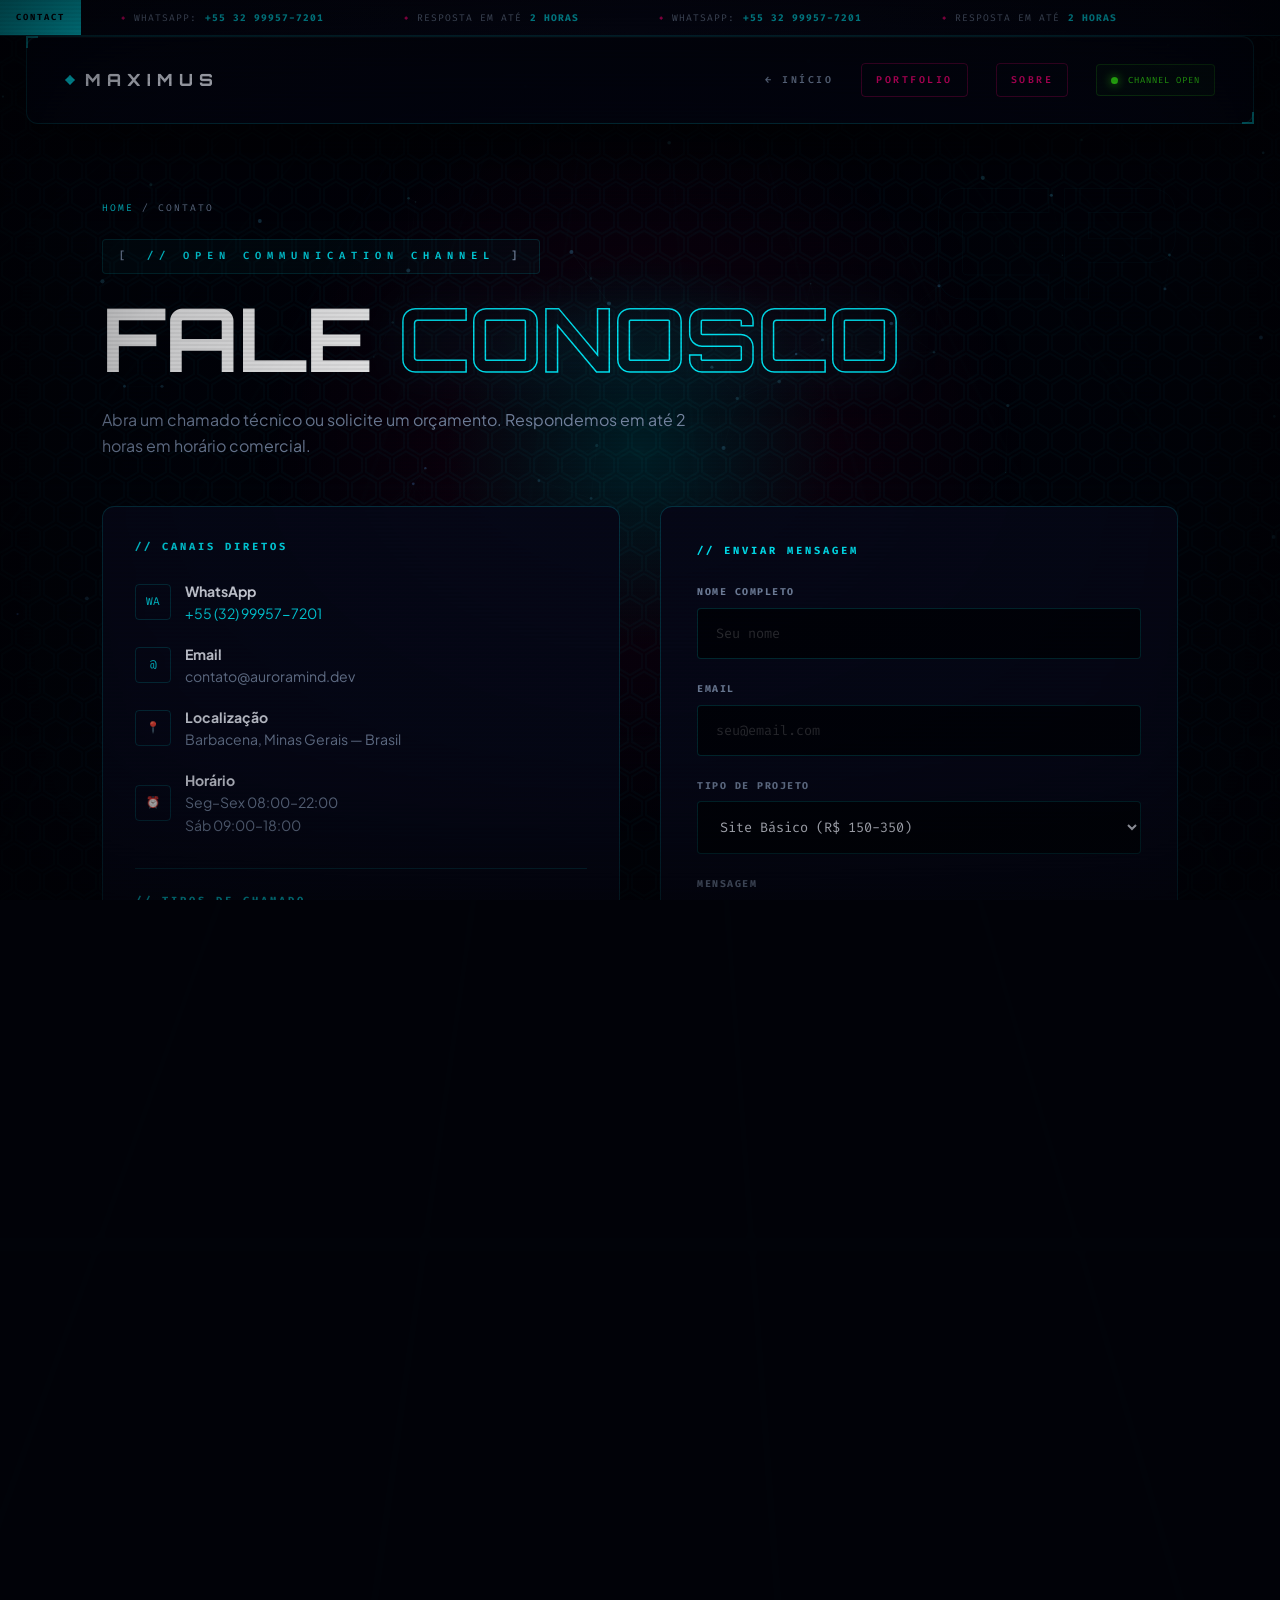
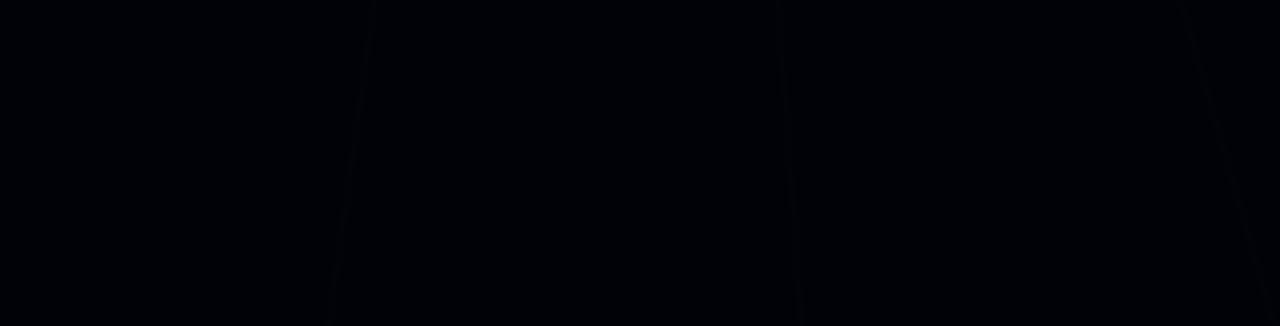
<file: pages/contact.html>
<!DOCTYPE html>
<html lang="pt-BR">
<head>
    <meta charset="UTF-8">
    <meta name="viewport" content="width=device-width, initial-scale=1.0">
    <title>Contato | Aurora Mind</title>
    <link href="https://fonts.googleapis.com/css2?family=Plus+Jakarta+Sans:wght@200;300;400;600;800&family=Space+Grotesk:wght@300;500;700&family=Fira+Code:wght@300;400;500&family=Orbitron:wght@400;700;900&display=swap" rel="stylesheet">
    <link rel="stylesheet" href="../styles/theme-dark.css">
    <link rel="stylesheet" href="../styles/aurora-v2-core.css">
    <link rel="stylesheet" href="../styles/aurora-v2-components.css">
    <link rel="stylesheet" href="../styles/aurora-v2-animations.css">
</head>
<body>
    <div class="cyber-grid"></div>
    <div class="hex-overlay"></div>
    <canvas id="canvas-bg"></canvas>
    <div class="bg-glow" id="glow"></div>
    <div class="vignette"></div>

    <div class="ticker-bar">
        <div class="ticker-label">CONTACT</div>
        <div class="ticker-track">
            <span class="ticker-item">WHATSAPP: <strong>+55 32 99957-7201</strong></span>
            <span class="ticker-item">RESPOSTA EM ATÉ <strong>2 HORAS</strong></span>
            <span class="ticker-item">WHATSAPP: <strong>+55 32 99957-7201</strong></span>
            <span class="ticker-item">RESPOSTA EM ATÉ <strong>2 HORAS</strong></span>
        </div>
    </div>

    <nav>
        <a href="../index.html" class="logo">MAXIMUS</a>
        <button class="nav-toggle" aria-label="Menu"><span></span><span></span><span></span></button>
        <div class="nav-links">
            <a href="../index.html">← Início</a>
            <a href="portfolio.html" class="page-link">Portfolio</a>
            <a href="about.html" class="page-link">Sobre</a>
            <div class="sys-control-panel"><div class="sys-dot"></div> CHANNEL OPEN</div>
        </div>
    </nav>

    <section id="contact-page" data-section-id="CP" style="padding-top: 200px;">
        <div class="section-inner">
            <div class="breadcrumb"><a href="../index.html">HOME</a> <span>/</span> CONTATO</div>
            <span class="section-tag reveal">// OPEN COMMUNICATION CHANNEL</span>
            <h1 class="main-title reveal">FALE <span>CONOSCO</span></h1>
            <p style="color: var(--text-dim); max-width: 600px; margin-bottom: 40px;" class="reveal">
                Abra um chamado técnico ou solicite um orçamento. Respondemos em até 2 horas em horário comercial.
            </p>

            <div class="contact-grid">
                <div class="contact-info-block reveal reveal-left">
                    <h4>// Canais Diretos</h4>
                    <div class="contact-row">
                        <div class="contact-row-icon">WA</div>
                        <div>
                            <strong style="color: var(--text-main); display: block;">WhatsApp</strong>
                            <a href="https://wa.me/5532999577201" style="color: var(--neon-cyan); text-decoration: none;">+55 (32) 99957-7201</a>
                        </div>
                    </div>
                    <div class="contact-row">
                        <div class="contact-row-icon">@</div>
                        <div>
                            <strong style="color: var(--text-main); display: block;">Email</strong>
                            <span>contato@auroramind.dev</span>
                        </div>
                    </div>
                    <div class="contact-row">
                        <div class="contact-row-icon">📍</div>
                        <div>
                            <strong style="color: var(--text-main); display: block;">Localização</strong>
                            <span>Barbacena, Minas Gerais — Brasil</span>
                        </div>
                    </div>
                    <div class="contact-row">
                        <div class="contact-row-icon">⏰</div>
                        <div>
                            <strong style="color: var(--text-main); display: block;">Horário</strong>
                            <span>Seg–Sex 08:00–22:00<br>Sáb 09:00–18:00</span>
                        </div>
                    </div>

                    <div style="margin-top: 32px; padding-top: 24px; border-top: 1px solid var(--glass-border);">
                        <h4 style="font-family: var(--font-mono); font-size: 0.65rem; color: var(--neon-cyan); letter-spacing: 3px; margin-bottom: 16px;">// TIPOS DE CHAMADO</h4>
                        <div class="status-bar">
                            <span class="status-chip"><span class="dot"></span> Orçamento</span>
                            <span class="status-chip"><span class="dot"></span> Suporte</span>
                            <span class="status-chip warn"><span class="dot"></span> Urgente</span>
                            <span class="status-chip"><span class="dot"></span> Consultoria</span>
                        </div>
                    </div>
                </div>

                <form class="contact-form reveal reveal-right" id="contact-form">
                    <h4 style="font-family: var(--font-mono); font-size: 0.65rem; color: var(--neon-cyan); letter-spacing: 3px; margin-bottom: 24px;">// ENVIAR MENSAGEM</h4>
                    <div class="input-group">
                        <label>Nome Completo</label>
                        <input type="text" id="contact-name" placeholder="Seu nome" required>
                    </div>
                    <div class="input-group">
                        <label>Email</label>
                        <input type="email" id="contact-email" placeholder="seu@email.com" required>
                    </div>
                    <div class="input-group">
                        <label>Tipo de Projeto</label>
                        <select id="contact-type" style="width: 100%; background: var(--bg-void); border: 1px solid var(--glass-border); padding: 16px 18px; border-radius: var(--border-radius-sm); color: var(--text-main); font-family: var(--font-mono);">
                            <option value="Site Básico">Site Básico (R$ 150-350)</option>
                            <option value="Site Profissional">Site Profissional (R$ 500-750)</option>
                            <option value="Sistema Web">Sistema Web (R$ 1.700+)</option>
                            <option value="Manutenção">Plano de Manutenção</option>
                            <option value="Consultoria">Consultoria Técnica</option>
                            <option value="Outro">Outro</option>
                        </select>
                    </div>
                    <div class="input-group">
                        <label>Mensagem</label>
                        <textarea id="contact-message" rows="5" placeholder="Descreva seu projeto, prazo e orçamento estimado..." required style="resize: vertical;"></textarea>
                    </div>
                    <button type="submit" class="btn-main btn-filled">Enviar via WhatsApp</button>
                </form>
            </div>

            <div class="grid-row" style="margin-top: 60px;">
                <div class="card reveal">
                    <span class="price-tag">RÁPIDO</span>
                    <h3>Resposta em 2h</h3>
                    <p>Em horário comercial, respondemos chamados técnicos em até 2 horas.</p>
                </div>
                <div class="card reveal">
                    <span class="price-tag">GRÁTIS</span>
                    <h3>Consultoria Inicial</h3>
                    <p>Primeira conversa técnica sem custo para avaliar viabilidade do seu projeto.</p>
                </div>
                <div class="card reveal">
                    <span class="price-tag">REMOTO</span>
                    <h3>Atendimento Nacional</h3>
                    <p>100% remoto com reuniões por videochamada e acompanhamento em tempo real.</p>
                </div>
            </div>
        </div>
    </section>

    <footer>
        <a href="../index.html" class="footer-logo">AURORA<span style="color: var(--neon-cyan);">MIND</span></a>
        <p class="copy-tag">© 2026 DIGITAL ENGINEERING BY MAXIMUS | BARBACENA, MG</p>
    </footer>

    <script src="../js/aurora-v2-engine.js"></script>
    <script>
        document.getElementById('contact-form')?.addEventListener('submit', (e) => {
            e.preventDefault();
            const name = document.getElementById('contact-name').value;
            const email = document.getElementById('contact-email').value;
            const type = document.getElementById('contact-type').value;
            const msg = document.getElementById('contact-message').value;
            window.location.href = 'https://wa.me/5532999577201?text=' + encodeURIComponent(
                'CONTATO AURORA MIND\nNome: ' + name + '\nEmail: ' + email + '\nTipo: ' + type + '\nMensagem: ' + msg
            );
        });
    </script>
</body>
</html>
</file>
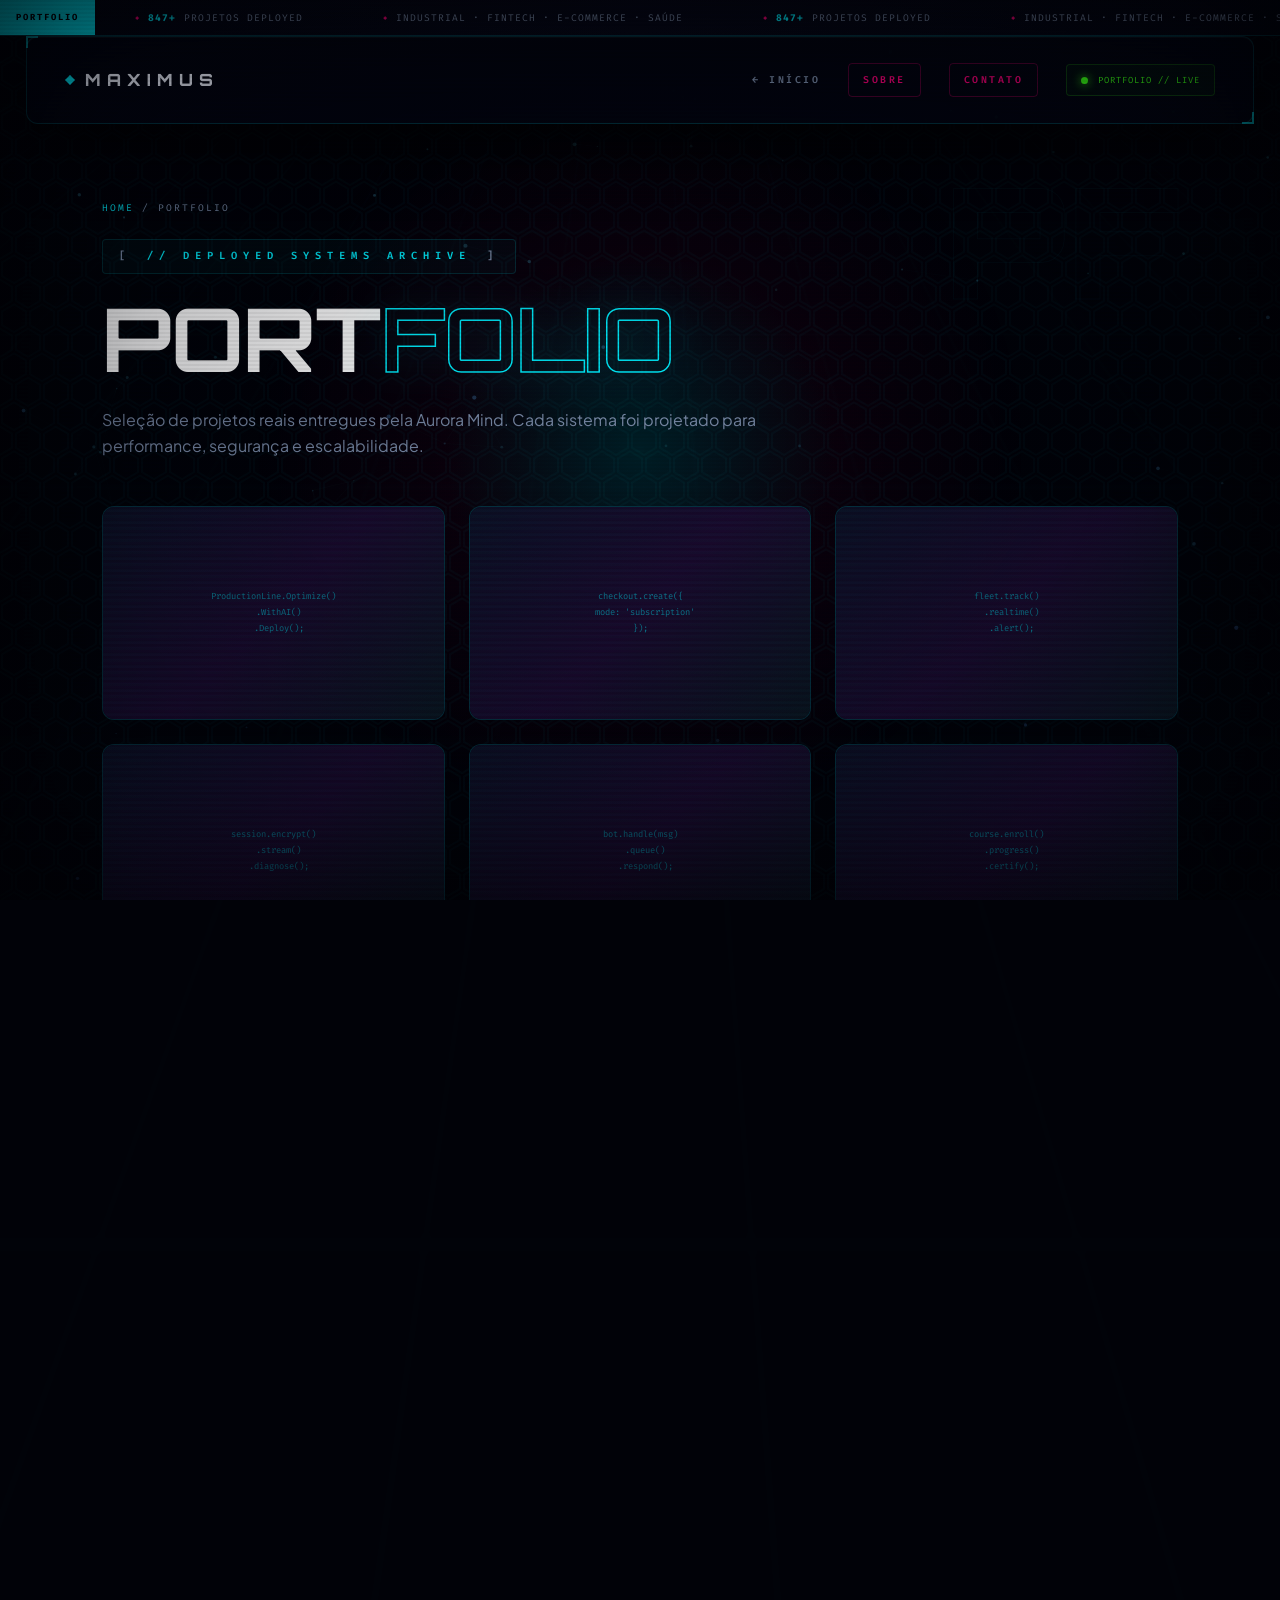
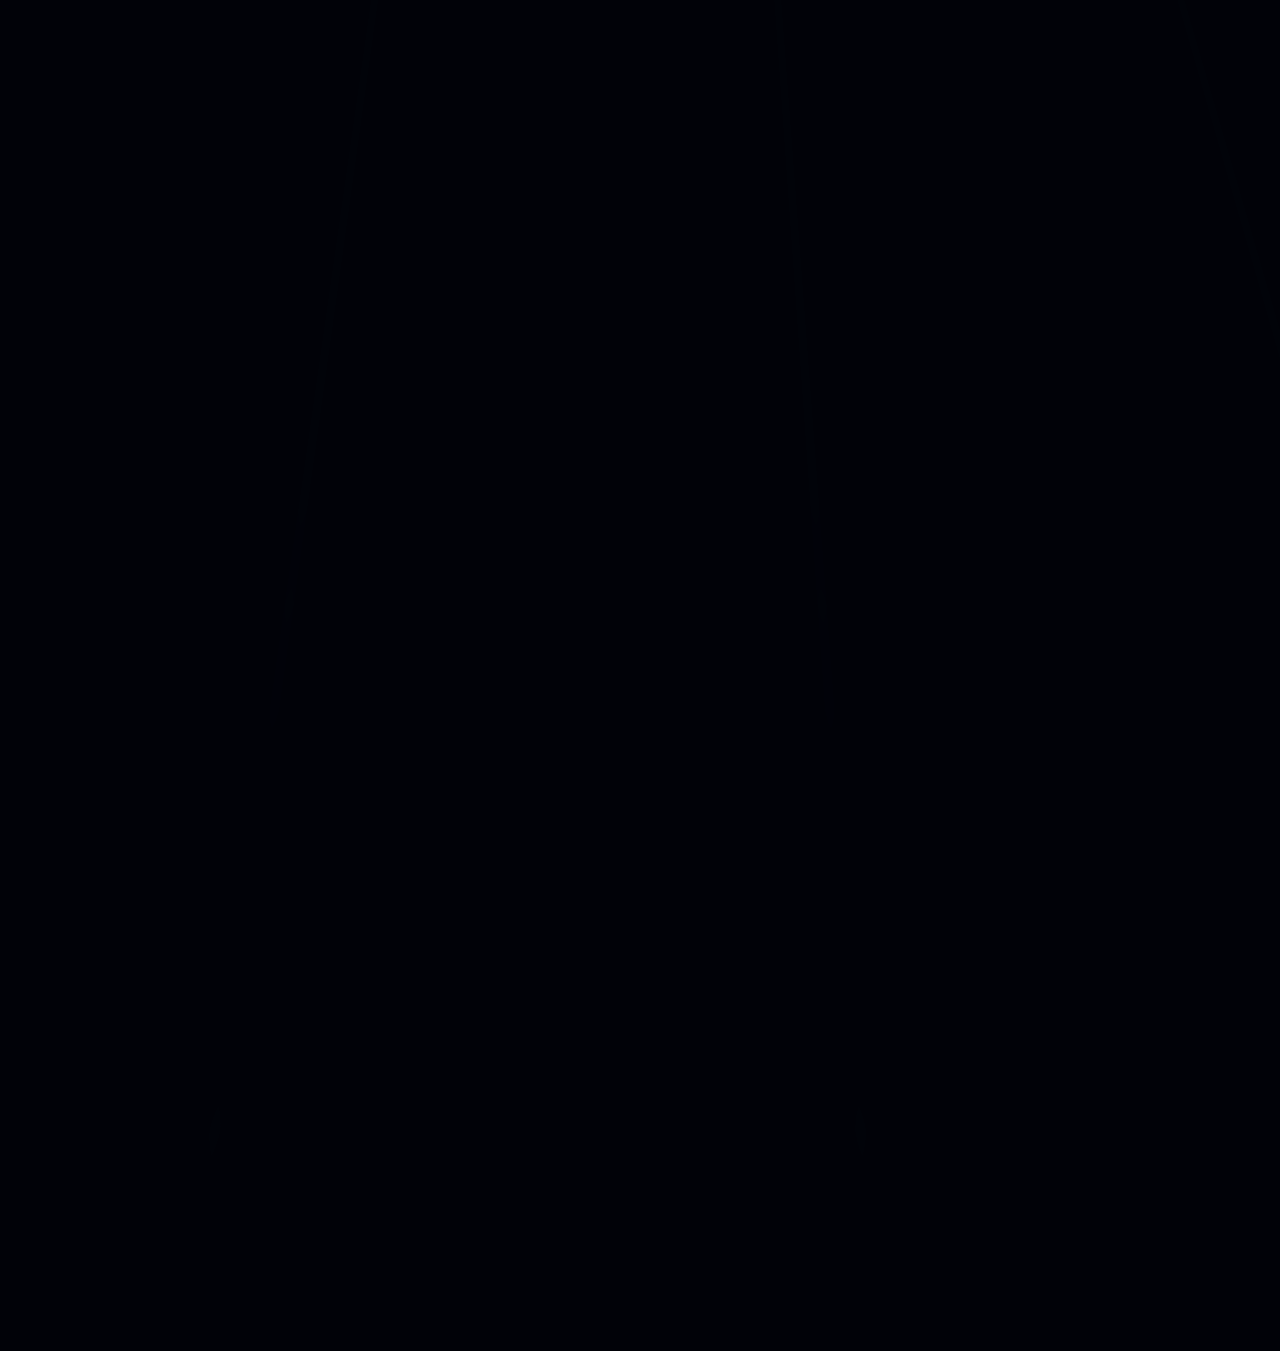
<file: pages/portfolio.html>
<!DOCTYPE html>
<html lang="pt-BR">
<head>
    <meta charset="UTF-8">
    <meta name="viewport" content="width=device-width, initial-scale=1.0">
    <title>Portfolio | Aurora Mind</title>
    <link href="https://fonts.googleapis.com/css2?family=Plus+Jakarta+Sans:wght@200;300;400;600;800&family=Space+Grotesk:wght@300;500;700&family=Fira+Code:wght@300;400;500&family=Orbitron:wght@400;700;900&display=swap" rel="stylesheet">
    <link rel="stylesheet" href="../styles/theme-dark.css">
    <link rel="stylesheet" href="../styles/aurora-v2-core.css">
    <link rel="stylesheet" href="../styles/aurora-v2-components.css">
    <link rel="stylesheet" href="../styles/aurora-v2-animations.css">
</head>
<body>
    <div class="cyber-grid"></div>
    <div class="hex-overlay"></div>
    <canvas id="canvas-bg"></canvas>
    <div class="bg-glow" id="glow"></div>
    <div class="vignette"></div>

    <div class="ticker-bar">
        <div class="ticker-label">PORTFOLIO</div>
        <div class="ticker-track">
            <span class="ticker-item"><strong>847+</strong> PROJETOS DEPLOYED</span>
            <span class="ticker-item">INDUSTRIAL · FINTECH · E-COMMERCE · SAÚDE</span>
            <span class="ticker-item"><strong>847+</strong> PROJETOS DEPLOYED</span>
            <span class="ticker-item">INDUSTRIAL · FINTECH · E-COMMERCE · SAÚDE</span>
        </div>
    </div>

    <nav>
        <a href="../index.html" class="logo">MAXIMUS</a>
        <button class="nav-toggle" aria-label="Menu"><span></span><span></span><span></span></button>
        <div class="nav-links">
            <a href="../index.html">← Início</a>
            <a href="about.html" class="page-link">Sobre</a>
            <a href="contact.html" class="page-link">Contato</a>
            <div class="sys-control-panel"><div class="sys-dot"></div> PORTFOLIO // LIVE</div>
        </div>
    </nav>

    <section id="portfolio-page" data-section-id="PF" style="padding-top: 200px;">
        <div class="section-inner">
            <div class="breadcrumb"><a href="../index.html">HOME</a> <span>/</span> PORTFOLIO</div>
            <span class="section-tag reveal">// DEPLOYED SYSTEMS ARCHIVE</span>
            <h1 class="main-title reveal">PORT<span>FOLIO</span></h1>
            <p style="color: var(--text-dim); max-width: 700px; margin-bottom: 40px;" class="reveal">
                Seleção de projetos reais entregues pela Aurora Mind. Cada sistema foi projetado para performance, segurança e escalabilidade.
            </p>

            <div class="portfolio-grid" id="render-portfolio-full"></div>

            <div class="section-divider"></div>

            <h2 class="main-title reveal" style="font-size: clamp(1.8rem, 4vw, 3rem);">POR <span>CATEGORIA</span></h2>
            <div class="grid-row grid-row-2" style="margin-top: 40px;">
                <div class="card reveal">
                    <span class="price-tag">12 PROJETOS</span>
                    <h3>Industrial & ERP</h3>
                    <p>Sistemas de gestão industrial, controle de produção e automação de linhas com C#/.NET e integração IoT.</p>
                    <ul class="feature-list">
                        <li>Controle de Produção</li>
                        <li>Integração IoT</li>
                        <li>Dashboards Real-time</li>
                    </ul>
                </div>
                <div class="card reveal">
                    <span class="price-tag">28 PROJETOS</span>
                    <h3>E-Commerce & Vendas</h3>
                    <p>Lojas virtuais de alta conversão com checkout otimizado, integração de pagamentos e SEO avançado.</p>
                    <ul class="feature-list">
                        <li>Stripe / Mercado Pago</li>
                        <li>Performance 95+</li>
                        <li>Funil de Conversão</li>
                    </ul>
                </div>
                <div class="card reveal">
                    <span class="price-tag">18 PROJETOS</span>
                    <h3>APIs & Microserviços</h3>
                    <p>Arquiteturas distribuídas com Rust, Node.js e containers Docker/Kubernetes.</p>
                    <ul class="feature-list">
                        <li>REST & GraphQL</li>
                        <li>Event-Driven</li>
                        <li>Auto-scaling</li>
                    </ul>
                </div>
                <div class="card reveal">
                    <span class="price-tag">35 PROJETOS</span>
                    <h3>Landing Pages</h3>
                    <p>Páginas de alta conversão com design cyber-industrial e carregamento sub-segundo.</p>
                    <ul class="feature-list">
                        <li>Lighthouse 98+</li>
                        <li>WhatsApp Integration</li>
                        <li>Analytics Built-in</li>
                    </ul>
                </div>
            </div>

            <div class="cta-banner reveal" style="margin-top: 60px;">
                <div>
                    <h3>Quer um projeto como estes?</h3>
                    <p>Fale conosco e receba uma proposta personalizada em 24h.</p>
                </div>
                <a href="https://wa.me/5532999577201" class="btn-main btn-filled" style="width: auto; padding: 18px 40px;">Solicitar Orçamento →</a>
            </div>
        </div>
    </section>

    <footer>
        <a href="../index.html" class="footer-logo">AURORA<span style="color: var(--neon-cyan);">MIND</span></a>
        <p class="copy-tag">© 2026 DIGITAL ENGINEERING BY MAXIMUS | BARBACENA, MG</p>
    </footer>

    <script src="../js/aurora-v2-engine.js"></script>
    <script>
        const fullPortfolio = [
            { title: "ERP Industrial Metalúrgica", tags: ["C#", ".NET", "SQL Server"], code: "ProductionLine.Optimize()\n  .WithAI()\n  .Deploy();" },
            { title: "E-Commerce Moda Premium", tags: ["Node.js", "React", "Stripe"], code: "checkout.create({\n  mode: 'subscription'\n});" },
            { title: "Dashboard Logística", tags: ["Rust", "WebSocket", "Redis"], code: "fleet.track()\n  .realtime()\n  .alert();" },
            { title: "App Saúde Telemedicina", tags: ["C++", "API", "HIPAA"], code: "session.encrypt()\n  .stream()\n  .diagnose();" },
            { title: "Automação WhatsApp Bot", tags: ["Python", "Node.js", "NLP"], code: "bot.handle(msg)\n  .queue()\n  .respond();" },
            { title: "Portal Educacional", tags: ["C#", "Blazor", "Azure"], code: "course.enroll()\n  .progress()\n  .certify();" },
            { title: "Fintech PIX Gateway", tags: ["Rust", "Security", "BACEN"], code: "pix.transfer()\n  .validate()\n  .confirm();" },
            { title: "Cardápio Digital QR", tags: ["HTML5", "PWA", "Cloud"], code: "menu.load()\n  .cache()\n  .serve();" },
            { title: "CRM Imobiliário", tags: ["C#", "Angular", "Maps"], code: "property.list()\n  .filter()\n  .schedule();" }
        ];
        const container = document.getElementById('render-portfolio-full');
        if (container) {
            fullPortfolio.forEach((p, i) => {
                container.innerHTML += `
                    <div class="portfolio-item reveal tilt-card">
                        <div class="tilt-shine"></div>
                        <div class="portfolio-preview"><pre class="portfolio-code">${p.code}</pre></div>
                        <div class="portfolio-overlay">
                            <h4>${p.title}</h4>
                            <span>// PRJ_${String(i + 1).padStart(3, '0')}</span>
                            <div class="portfolio-tags">${p.tags.map(t => `<span class="portfolio-tag">${t}</span>`).join('')}</div>
                        </div>
                    </div>`;
            });
            setTimeout(() => document.querySelectorAll('.reveal').forEach(el => {
                new IntersectionObserver((entries, obs) => {
                    entries.forEach(e => { if (e.isIntersecting) { e.target.classList.add('visible'); obs.unobserve(e.target); } });
                }, { threshold: 0.1 }).observe(el);
            }), 100);
        }
    </script>
</body>
</html>
</file>
<file: styles/stylesheet.css>
/* ═══════════════════════════════════════════════════════════════
   ESTILOS DE CONVERSÃO — Aurora Mind v4.0
   ═══════════════════════════════════════════════════════════════ */

/* Social Proof Toast */
.social-proof-container {
    position: fixed;
    bottom: 24px;
    left: 24px;
    z-index: 1000;
    pointer-events: none;
}

.social-proof-toast {
    background: rgba(10, 20, 35, 0.95);
    border: 1px solid rgba(0, 240, 255, 0.2);
    border-radius: 12px;
    padding: 16px 20px;
    margin-top: 12px;
    display: flex;
    align-items: center;
    gap: 14px;
    backdrop-filter: blur(20px);
    transform: translateX(-120%);
    opacity: 0;
    transition: all 0.6s cubic-bezier(0.34, 1.56, 0.64, 1);
    pointer-events: auto;
    max-width: 320px;
    box-shadow: 0 20px 40px rgba(0, 0, 0, 0.3), 
                0 0 0 1px rgba(0, 240, 255, 0.05);
}

.toast-visible {
    transform: translateX(0);
    opacity: 1;
}

.toast-avatar {
    width: 40px;
    height: 40px;
    border-radius: 50%;
    background: linear-gradient(135deg, #00f0ff 0%, #7000ff 100%);
    display: flex;
    align-items: center;
    justify-content: center;
    font-weight: 700;
    font-size: 14px;
    color: #fff;
    flex-shrink: 0;
}

.toast-content {
    font-size: 13px;
    line-height: 1.5;
    color: rgba(255, 255, 255, 0.9);
}

.toast-content strong {
    color: #00f0ff;
}

.toast-location {
    display: block;
    font-size: 11px;
    color: rgba(255, 255, 255, 0.5);
    margin-top: 4px;
}

/* Visitor Badge */
.visitor-badge {
    display: inline-flex;
    align-items: center;
    gap: 10px;
    background: rgba(255, 107, 53, 0.15);
    border: 1px solid rgba(255, 107, 53, 0.3);
    color: #ff6b35;
    padding: 10px 18px;
    border-radius: 50px;
    font-size: 13px;
    font-weight: 600;
    margin-top: 16px;
    animation: badgePulse 3s ease-in-out infinite;
}

.visitor-pulse {
    width: 8px;
    height: 8px;
    background: #00ff88;
    border-radius: 50%;
    animation: pulse 2s ease-in-out infinite;
}

@keyframes pulse {
    0%, 100% { opacity: 1; transform: scale(1); }
    50% { opacity: 0.4; transform: scale(0.8); }
}

/* Countdown Banner */
.countdown-banner {
    background: linear-gradient(135deg, #ff6b35 0%, #ff8c42 100%);
    color: #fff;
    padding: 14px 24px;
    display: flex;
    align-items: center;
    justify-content: center;
    gap: 20px;
    font-size: 14px;
    font-weight: 600;
    position: relative;
    overflow: hidden;
}

.countdown-banner::before {
    content: '';
    position: absolute;
    inset: 0;
    background: linear-gradient(90deg, transparent, rgba(255,255,255,0.2), transparent);
    animation: shimmer 3s infinite;
}

.countdown-urgent {
    background: linear-gradient(135deg, #ff3333 0%, #ff6666 100%);
    animation: urgentPulse 0.8s ease-in-out infinite;
}

.countdown-units {
    display: flex;
    align-items: center;
    gap: 8px;
    font-variant-numeric: tabular-nums;
}

.countdown-unit {
    text-align: center;
}

.countdown-unit .count-number {
    display: block;
    font-size: 24px;
    font-weight: 800;
    line-height: 1;
}

.countdown-unit small {
    font-size: 10px;
    text-transform: uppercase;
    opacity: 0.8;
}

/* Exit Popup */
.exit-popup {
    position: fixed;
    inset: 0;
    background: rgba(0, 0, 0, 0.8);
    backdrop-filter: blur(8px);
    z-index: 9999;
    display: flex;
    align-items: center;
    justify-content: center;
    opacity: 0;
    visibility: hidden;
    transition: all 0.3s ease;
}

.exit-visible {
    opacity: 1;
    visibility: visible;
}

.exit-popup-content {
    background: linear-gradient(145deg, #0a1424 0%, #151e32 100%);
    border: 1px solid rgba(0, 240, 255, 0.25);
    border-radius: 20px;
    padding: 40px;
    max-width: 480px;
    width: 90%;
    position: relative;
    transform: translateY(30px) scale(0.95);
    transition: transform 0.4s cubic-bezier(0.34, 1.56, 0.64, 1);
}

.exit-visible .exit-popup-content {
    transform: translateY(0) scale(1);
}

.exit-cta {
    width: 100%;
    padding: 16px;
    background: linear-gradient(135deg, #00f0ff 0%, #7000ff 100%);
    border: none;
    border-radius: 12px;
    color: #fff;
    font-size: 16px;
    font-weight: 700;
    cursor: pointer;
    margin: 20px 0 12px;
    transition: transform 0.2s, box-shadow 0.2s;
}

.exit-cta:hover {
    transform: translateY(-2px);
    box-shadow: 0 12px 30px rgba(0, 240, 255, 0.3);
}

.exit-secondary {
    width: 100%;
    padding: 12px;
    background: transparent;
    border: 1px solid rgba(255, 255, 255, 0.15);
    border-radius: 12px;
    color: rgba(255, 255, 255, 0.6);
    font-size: 14px;
    cursor: pointer;
    transition: all 0.2s;
}

.exit-secondary:hover {
    color: #fff;
    border-color: rgba(255, 255, 255, 0.4);
}

/* Gate/Checkout Melhorado */
.gate-progress {
    height: 3px;
    background: linear-gradient(90deg, #00f0ff, #7000ff);
    transition: width 0.5s ease;
    border-radius: 2px;
}

.token-display {
    background: rgba(0, 240, 255, 0.05);
    border: 1px dashed rgba(0, 240, 255, 0.3);
    border-radius: 12px;
    padding: 20px;
    text-align: center;
}

.token-code {
    display: block;
    font-family: 'JetBrains Mono', monospace;
    font-size: 18px;
    font-weight: 700;
    color: #00f0ff;
    letter-spacing: 2px;
    margin: 12px 0;
}

/* Trust Bar */
.trust-bar {
    position: fixed;
    bottom: 0;
    left: 0;
    right: 0;
    display: flex;
    justify-content: center;
    gap: 32px;
    padding: 12px 24px;
    background: rgba(10, 20, 35, 0.95);
    backdrop-filter: blur(20px);
    border-top: 1px solid rgba(0, 240, 255, 0.1);
    font-size: 12px;
    font-weight: 600;
    color: rgba(255, 255, 255, 0.7);
    z-index: 100;
}

.trust-bar span {
    display: flex;
    align-items: center;
    gap: 6px;
}

/* Portfolio metrics */
.portfolio-metrics {
    position: absolute;
    top: 12px;
    right: 12px;
    display: flex;
    gap: 12px;
    font-size: 11px;
    font-weight: 600;
    opacity: 0;
    transform: translateY(-8px);
    transition: all 0.3s ease;
}

.tilt-card:hover .portfolio-metrics {
    opacity: 1;
    transform: translateY(0);
}

.portfolio-cta {
    margin-top: 16px;
    padding: 12px 24px;
    background: #00f0ff;
    color: #0a1424;
    border: none;
    border-radius: 8px;
    font-weight: 700;
    font-size: 13px;
    cursor: pointer;
    opacity: 0;
    transform: translateY(10px);
    transition: all 0.3s ease;
}

.tilt-card:hover .portfolio-cta {
    opacity: 1;
    transform: translateY(0);
}

/* Animations */
@keyframes shimmer {
    0% { transform: translateX(-100%); }
    100% { transform: translateX(100%); }
}

@keyframes urgentPulse {
    0%, 100% { opacity: 1; }
    50% { opacity: 0.85; }
}

@keyframes badgePulse {
    0%, 100% { box-shadow: 0 0 0 0 rgba(255, 107, 53, 0.3); }
    50% { box-shadow: 0 0 0 12px rgba(255, 107, 53, 0); }
}
</file>
<file: styles/theme-dark.css>
:root{
  /* Paleta: roxo e preto (dark web) */
  --bg-900:#0b0a0d; /* quase preto */
  --bg-800:#0f0d12;
  --bg-700:#161319;

  --primary-500:#7c3aed; /* roxo vibrante */
  --primary-400:#8b5cf6;
  --primary-600:#5b21b6;

  --accent-500:#ff6bd1; /* rosa-accent opcional */
  --muted-400:#9a94a6;
  --muted-300:#b8b0c5;

  --surface-100:#121015;
  --surface-200:#1a1620;

  --glass-01: rgba(255,255,255,0.02);
  --glass-02: rgba(255,255,255,0.04);

  --success:#22c55e;
  --danger:#ef4444;

  --shadow-01: 0 6px 18px rgba(0,0,0,0.6);
  --focus: 0 0 0 4px rgba(124,58,237,0.18);
}

/* Reset visual leveled for tema escuro sem quebrar layout */
*{box-sizing:border-box}
html,body{height:100%}
body{
  margin:0;
  background:linear-gradient(180deg,var(--bg-900),var(--bg-800));
  color:var(--muted-300);
  -webkit-font-smoothing:antialiased;
  -moz-osx-font-smoothing:grayscale;
  font-family:inherit; /* manter fonte atual do projeto */
}

/* Tipografia padrão */
h1,h2,h3,h4,h5,h6{color:#fff;letter-spacing:0.2px}
h1{font-size:clamp(1.6rem,2.6vw,2.4rem)}

/* Links */
a{color:var(--primary-500);text-decoration:none}
a:hover{color:var(--primary-400);text-decoration:underline}

/* Botões básicos */
button, .btn{background:linear-gradient(180deg,var(--primary-600),var(--primary-500));
  color:white;border:0;padding:0.5rem 1rem;border-radius:8px;cursor:pointer;
  box-shadow:var(--shadow-01);transition:transform .12s ease, box-shadow .12s ease}
button:active,.btn:active{transform:translateY(1px)}
button[disabled],.btn[disabled]{opacity:0.5;cursor:not-allowed}

/* Inputs / campos */
input,textarea,select{
  background:linear-gradient(180deg,var(--surface-200),var(--surface-100));
  border:1px solid rgba(255,255,255,0.06);color:var(--muted-300);padding:0.5rem;border-radius:6px;
}
input:focus,textarea:focus,select:focus{outline:none;box-shadow:var(--focus);border-color:var(--primary-500)}

/* Cards e superfícies */
.card{
  background:linear-gradient(180deg, rgba(255,255,255,0.02), rgba(255,255,255,0.01));
  border:1px solid rgba(255,255,255,0.04);padding:1rem;border-radius:12px;color:var(--muted-300);
}

/* Navbar / header */
.header, .navbar, header{
  background:linear-gradient(90deg,var(--bg-800),rgba(17,12,22,0.5));border-bottom:1px solid rgba(255,255,255,0.03);
}

/* Tables */
table{width:100%;border-collapse:collapse;color:var(--muted-300)}
th,td{padding:0.75rem;border-bottom:1px solid rgba(255,255,255,0.03)}
th{color:var(--muted-300);text-align:left}

/* Alerts */
.alert{padding:0.75rem 1rem;border-radius:8px;margin:0.5rem 0}
.alert--success{background:linear-gradient(90deg,rgba(34,197,94,0.12),rgba(34,197,94,0.06));border:1px solid rgba(34,197,94,0.12);color:var(--success)}
.alert--danger{background:linear-gradient(90deg,rgba(239,68,68,0.08),rgba(239,68,68,0.04));border:1px solid rgba(239,68,68,0.08);color:var(--danger)}

/* Forms de foco e placeholders */
::placeholder{color:rgba(255,255,255,0.18)}

/* Pequena utilidade para destaque roxo */
.badge--primary{background:linear-gradient(90deg,var(--primary-500),var(--primary-400));color:white;padding:0.25rem 0.5rem;border-radius:999px;font-size:0.75rem}

/* Efeito glass neon para seções especiais */
.section--neon{
  background:linear-gradient(180deg, rgba(124,58,237,0.06), rgba(255,255,255,0.01));
  border:1px solid rgba(124,58,237,0.12);box-shadow:0 8px 30px rgba(124,58,237,0.06);
}

/* Scrollbar customizada (apenas navegadores webkit) */
::-webkit-scrollbar{width:10px;height:10px}
::-webkit-scrollbar-thumb{background:linear-gradient(180deg,var(--primary-500),var(--primary-600));border-radius:999px}
::-webkit-scrollbar-track{background:transparent}

/* Utilities */
.text-muted{color:var(--muted-400)}
.center{display:flex;align-items:center;justify-content:center}
.p-1{padding:0.5rem}
.p-2{padding:1rem}
.m-1{margin:0.5rem}

/* Mobile friendly small tweaks */
@media (max-width:600px){
  .card{padding:0.75rem;border-radius:10px}
  button, .btn{padding:0.5rem 0.75rem}
}
</file>
<file: styles/aurora-v2-core.css>
/* ═══════════════════════════════════════════════════════════════════════════
   AURORA MIND v3.0 — CORE DESIGN SYSTEM
   Neo-Tokyo Industrial · Digital Engineering Interface
   ═══════════════════════════════════════════════════════════════════════════ */

:root {
    /* ── Void Palette ── */
    --bg-void: #010208;
    --bg-deep: #030510;
    --bg-panel: #060818;
    --bg-elevated: #0a0e1f;
    --bg-card: linear-gradient(145deg, #0c1025 0%, #040610 50%, #020408 100%);

    /* ── Neon Spectrum ── */
    --neon-cyan: #00f0ff;
    --neon-cyan-dim: #008899;
    --neon-cyan-glow: rgba(0, 240, 255, 0.45);
    --neon-magenta: #ff007a;
    --neon-magenta-dim: #990048;
    --neon-magenta-glow: rgba(255, 0, 122, 0.4);
    --neon-lime: #39ff14;
    --neon-lime-glow: rgba(57, 255, 20, 0.35);
    --neon-gold: #ffd700;
    --neon-gold-glow: rgba(255, 215, 0, 0.3);
    --neon-violet: #bc34fa;
    --neon-violet-glow: rgba(188, 52, 250, 0.35);

    /* ── Legacy compat (original site vars) ── */
    --bg: var(--bg-void);
    --card-bg: var(--bg-card);
    --accent: var(--neon-cyan);
    --accent-dim: var(--neon-cyan-dim);
    --accent-glow: var(--neon-cyan-glow);
    --text-main: #f0f4ff;
    --text-dim: #7a8ba8;
    --glass-border: rgba(0, 240, 255, 0.18);
    --nubank: #820ad1;
    --transition-smooth: 0.45s cubic-bezier(0.22, 1, 0.36, 1);
    --transition-bounce: 0.6s cubic-bezier(0.34, 1.56, 0.64, 1);
    --transition-glitch: 0.08s steps(2, end);

    /* ── Typography Scale ── */
    --font-display: 'Orbitron', 'Space Grotesk', sans-serif;
    --font-body: 'Plus Jakarta Sans', sans-serif;
    --font-mono: 'Fira Code', 'JetBrains Mono', monospace;
    --font-accent: 'Rajdhani', 'Space Grotesk', sans-serif;

    /* ── Spacing ── */
    --space-xs: 0.25rem;
    --space-sm: 0.5rem;
    --space-md: 1rem;
    --space-lg: 1.5rem;
    --space-xl: 2.5rem;
    --space-2xl: 4rem;
    --space-3xl: 6rem;

    /* ── Layout ── */
    --nav-height: 88px;
    --ticker-height: 36px;
    --section-padding-x: clamp(5%, 8vw, 12%);
    --section-padding-y: clamp(100px, 14vh, 160px);
    --max-width-content: 1440px;
    --border-radius-sm: 4px;
    --border-radius-md: 12px;
    --border-radius-lg: 20px;

    /* ── Shadows & Glows ── */
    --shadow-panel: 0 25px 60px rgba(0, 0, 0, 0.85);
    --shadow-neon-cyan: 0 0 30px var(--neon-cyan-glow), 0 0 60px rgba(0, 240, 255, 0.15);
    --shadow-neon-magenta: 0 0 30px var(--neon-magenta-glow);
    --shadow-inset: inset 0 1px 0 rgba(255, 255, 255, 0.04);

    /* ── Z-Index Scale ── */
    --z-bg: -10;
    --z-grid: -5;
    --z-content: 1;
    --z-nav: 1000;
    --z-ticker: 1001;
    --z-overlay: 5000;
    --z-scanline: 9999;
}

/* ── Reset & Base ── */
*, *::before, *::after {
    margin: 0;
    padding: 0;
    box-sizing: border-box;
}

html {
    scroll-behavior: smooth;
    overflow-x: hidden;
    font-size: 16px;
    -webkit-text-size-adjust: 100%;
}

body {
    background: var(--bg-void);
    color: var(--text-main);
    font-family: var(--font-body);
    font-weight: 400;
    line-height: 1.6;
    -webkit-font-smoothing: antialiased;
    -moz-osx-font-smoothing: grayscale;
    overflow-x: hidden;
    position: relative;
    min-height: 100vh;
}

::selection {
    background: var(--neon-magenta);
    color: #fff;
}

/* ── Scrollbar ── */
::-webkit-scrollbar { width: 8px; height: 8px; }
::-webkit-scrollbar-track { background: var(--bg-deep); }
::-webkit-scrollbar-thumb {
    background: linear-gradient(180deg, var(--neon-cyan), var(--neon-magenta));
    border-radius: 4px;
    box-shadow: 0 0 12px var(--neon-cyan-glow);
}
::-webkit-scrollbar-thumb:hover { background: var(--neon-cyan); }

/* ── Scanlines Overlay ── */
body::before {
    content: "";
    display: block;
    position: fixed;
    inset: 0;
    background: repeating-linear-gradient(
        0deg,
        transparent,
        transparent 2px,
        rgba(0, 0, 0, 0.15) 2px,
        rgba(0, 0, 0, 0.15) 4px
    );
    z-index: var(--z-scanline);
    pointer-events: none;
    opacity: 0.35;
}

body::after {
    content: "";
    position: fixed;
    inset: 0;
    background: radial-gradient(ellipse at center, transparent 0%, rgba(1, 2, 8, 0.4) 100%);
    z-index: calc(var(--z-scanline) - 1);
    pointer-events: none;
}

/* ── Background Layers ── */
#canvas-bg {
    position: fixed;
    top: 0;
    left: 0;
    width: 100%;
    height: 100%;
    z-index: -3;
    opacity: 0.55;
    pointer-events: none;
}

#canvas-particles {
    position: fixed;
    top: 0;
    left: 0;
    width: 100%;
    height: 100%;
    z-index: -2;
    opacity: 0.35;
    pointer-events: none;
}

.cyber-grid {
    position: fixed;
    top: 0;
    left: 0;
    width: 100%;
    height: 100%;
    background-image:
        linear-gradient(rgba(0, 240, 255, 0.04) 1px, transparent 1px),
        linear-gradient(90deg, rgba(0, 240, 255, 0.04) 1px, transparent 1px);
    background-size: 60px 60px;
    z-index: -1;
    transform: perspective(600px) rotateX(65deg);
    transform-origin: top center;
    animation: gridMove 25s linear infinite;
    opacity: 0.45;
    mask-image: linear-gradient(to bottom, rgba(0,0,0,0.8) 0%, transparent 70%);
}

.hex-overlay {
    position: fixed;
    inset: 0;
    z-index: -1;
    opacity: 0.03;
    background-image: url("data:image/svg+xml,%3Csvg xmlns='http://www.w3.org/2000/svg' width='28' height='49' viewBox='0 0 28 49'%3E%3Cg fill-rule='evenodd'%3E%3Cg fill='%2300f0ff' fill-opacity='1'%3E%3Cpath d='M13.99 9.25l13 7.5v15l-13 7.5L1 31.75v-15l12.99-7.5zM3 17.9v12.7l10.99 6.34 11-6.35V17.9l-11-6.34L3 17.9zM0 15l12.98-7.5V0h-2v6.35L0 12.69v2.3zm0 18.5L12.98 41v8h-2v-6.85L0 35.81v-2.3zM15 0v7.5L27.99 15H28v-2.31h-.01L17 6.35V0h-2zm0 49v-8l12.99-7.5H28v2.31h-.01L17 42.15V49h-2z'/%3E%3C/g%3E%3C/g%3E%3C/svg%3E");
    pointer-events: none;
}

.bg-glow {
    position: fixed;
    inset: 0;
    background: radial-gradient(
        circle at var(--x, 50%) var(--y, 50%),
        rgba(0, 240, 255, 0.12) 0%,
        rgba(255, 0, 122, 0.04) 25%,
        transparent 50%
    );
    z-index: -2;
    pointer-events: none;
    transition: opacity 0.3s;
}

.vignette {
    position: fixed;
    inset: 0;
    box-shadow: inset 0 0 150px rgba(0, 0, 0, 0.8);
    z-index: calc(var(--z-scanline) - 2);
    pointer-events: none;
}

/* ── Ticker Bar ── */
.ticker-bar {
    position: fixed;
    top: 0;
    left: 0;
    width: 100%;
    height: var(--ticker-height);
    background: linear-gradient(90deg, var(--bg-deep), var(--bg-panel), var(--bg-deep));
    border-bottom: 1px solid var(--glass-border);
    z-index: var(--z-ticker);
    overflow: hidden;
    display: flex;
    align-items: center;
}

.ticker-label {
    flex-shrink: 0;
    background: var(--neon-cyan);
    color: var(--bg-void);
    font-family: var(--font-mono);
    font-size: 0.55rem;
    font-weight: 700;
    letter-spacing: 2px;
    padding: 0 16px;
    height: 100%;
    display: flex;
    align-items: center;
    text-transform: uppercase;
    z-index: 2;
}

.ticker-track {
    display: flex;
    animation: tickerScroll 40s linear infinite;
    white-space: nowrap;
}

.ticker-item {
    font-family: var(--font-mono);
    font-size: 0.6rem;
    color: var(--text-dim);
    letter-spacing: 1px;
    padding: 0 40px;
    display: inline-flex;
    align-items: center;
    gap: 8px;
}

.ticker-item::before {
    content: "◆";
    color: var(--neon-magenta);
    font-size: 0.45rem;
}

.ticker-item strong { color: var(--neon-cyan); }

/* ── Navigation ── */
nav {
    position: fixed;
    top: var(--ticker-height);
    left: 2%;
    width: 96%;
    height: var(--nav-height);
    background: rgba(3, 5, 16, 0.82);
    backdrop-filter: blur(24px) saturate(180%);
    -webkit-backdrop-filter: blur(24px) saturate(180%);
    border: 1px solid var(--glass-border);
    border-radius: var(--border-radius-md);
    display: flex;
    justify-content: space-between;
    align-items: center;
    padding: 0 clamp(16px, 3%, 48px);
    z-index: var(--z-nav);
    box-shadow: var(--shadow-panel), var(--shadow-inset);
    transition: var(--transition-smooth);
}

nav.scrolled {
    top: calc(var(--ticker-height) + 8px);
    background: rgba(1, 2, 8, 0.95);
    border-color: var(--neon-cyan);
    box-shadow: var(--shadow-panel), var(--shadow-neon-cyan);
}

nav::before,
nav::after {
    content: "";
    position: absolute;
    width: 12px;
    height: 12px;
    border: 2px solid var(--neon-cyan);
    opacity: 0.6;
}

nav::before { top: -1px; left: -1px; border-right: none; border-bottom: none; }
nav::after { bottom: -1px; right: -1px; border-left: none; border-top: none; }

.logo {
    font-family: var(--font-display);
    font-weight: 800;
    font-size: 1.05rem;
    letter-spacing: 6px;
    text-decoration: none;
    color: var(--text-main);
    text-transform: uppercase;
    display: flex;
    align-items: center;
    gap: 10px;
    position: relative;
}

.logo::before {
    content: "";
    width: 10px;
    height: 10px;
    background: var(--neon-cyan);
    box-shadow: 0 0 12px var(--neon-cyan), 0 0 24px var(--neon-cyan-glow);
    clip-path: polygon(50% 0%, 100% 50%, 50% 100%, 0% 50%);
    animation: logoPulse 2s ease-in-out infinite;
}

.logo:hover { color: var(--neon-cyan); text-shadow: 0 0 20px var(--neon-cyan-glow); }

.nav-links {
    display: flex;
    align-items: center;
    gap: clamp(12px, 2.5vw, 28px);
}

.nav-links a {
    text-decoration: none;
    color: var(--text-dim);
    font-family: var(--font-mono);
    font-size: 0.62rem;
    font-weight: 600;
    text-transform: uppercase;
    letter-spacing: 2.5px;
    padding: 8px 0;
    position: relative;
    transition: var(--transition-smooth);
}

.nav-links a::before {
    content: attr(data-index);
    position: absolute;
    top: -2px;
    left: 0;
    font-size: 0.45rem;
    color: var(--neon-magenta);
    opacity: 0;
    transition: var(--transition-smooth);
}

.nav-links a::after {
    content: "";
    position: absolute;
    bottom: 0;
    left: 0;
    width: 0;
    height: 2px;
    background: linear-gradient(90deg, var(--neon-cyan), var(--neon-magenta));
    transition: var(--transition-smooth);
    box-shadow: 0 0 8px var(--neon-cyan-glow);
}

.nav-links a:hover,
.nav-links a.active {
    color: var(--text-main);
}

.nav-links a:hover::before { opacity: 1; }
.nav-links a:hover::after,
.nav-links a.active::after { width: 100%; }

.nav-links .page-link {
    border: 1px solid rgba(255, 0, 122, 0.3);
    padding: 8px 14px;
    border-radius: var(--border-radius-sm);
    color: var(--neon-magenta);
}

.nav-links .page-link:hover {
    background: rgba(255, 0, 122, 0.1);
    border-color: var(--neon-magenta);
}

.sys-control-panel {
    font-family: var(--font-mono);
    font-size: 0.55rem;
    color: var(--neon-lime);
    background: rgba(57, 255, 20, 0.04);
    border: 1px solid rgba(57, 255, 20, 0.2);
    padding: 8px 14px;
    border-radius: var(--border-radius-sm);
    display: flex;
    align-items: center;
    gap: 10px;
    letter-spacing: 1px;
    white-space: nowrap;
}

.sys-dot {
    width: 7px;
    height: 7px;
    background: var(--neon-lime);
    border-radius: 50%;
    animation: pulseNet 1.4s infinite;
    box-shadow: 0 0 10px var(--neon-lime);
}

.nav-toggle {
    display: none;
    flex-direction: column;
    gap: 5px;
    background: none;
    border: 1px solid var(--glass-border);
    padding: 10px;
    cursor: pointer;
    border-radius: var(--border-radius-sm);
}

.nav-toggle span {
    display: block;
    width: 22px;
    height: 2px;
    background: var(--neon-cyan);
    transition: var(--transition-smooth);
}

/* ── Sections ── */
section {
    padding: calc(var(--section-padding-y) + var(--ticker-height) + var(--nav-height) * 0.5) var(--section-padding-x) var(--section-padding-y);
    display: flex;
    flex-direction: column;
    align-items: flex-start;
    min-height: 100vh;
    position: relative;
    width: 100%;
}

section::before {
    content: attr(data-section-id);
    position: absolute;
    top: calc(var(--ticker-height) + var(--nav-height) + 40px);
    right: var(--section-padding-x);
    font-family: var(--font-display);
    font-size: clamp(4rem, 12vw, 10rem);
    font-weight: 900;
    color: transparent;
    -webkit-text-stroke: 1px rgba(0, 240, 255, 0.04);
    pointer-events: none;
    z-index: 0;
    line-height: 1;
}

.section-inner {
    width: 100%;
    max-width: var(--max-width-content);
    margin: 0 auto;
    position: relative;
    z-index: var(--z-content);
}

.section-tag {
    font-family: var(--font-mono);
    color: var(--neon-cyan);
    font-size: 0.65rem;
    letter-spacing: 6px;
    margin-bottom: 24px;
    text-transform: uppercase;
    font-weight: 600;
    display: inline-flex;
    align-items: center;
    gap: 12px;
    padding: 8px 16px;
    border: 1px solid rgba(0, 240, 255, 0.15);
    background: rgba(0, 240, 255, 0.03);
    border-radius: var(--border-radius-sm);
}

.section-tag::before { content: "["; color: var(--text-dim); margin-right: 4px; }
.section-tag::after { content: "]"; color: var(--text-dim); margin-left: 4px; }

.main-title {
    font-family: var(--font-display);
    font-size: clamp(2.5rem, 7vw, 5.5rem);
    text-transform: uppercase;
    margin-bottom: 28px;
    font-weight: 700;
    line-height: 0.92;
    letter-spacing: -1px;
    position: relative;
}

.main-title span {
    color: transparent;
    -webkit-text-stroke: 1.5px var(--neon-cyan);
    filter: drop-shadow(0 0 25px var(--neon-cyan-glow));
    position: relative;
}

.main-title.glitch-title:hover span {
    animation: glitchText 0.3s steps(3) infinite;
}

.section-divider {
    width: 100%;
    height: 1px;
    background: linear-gradient(90deg, transparent, var(--glass-border), var(--neon-cyan), var(--glass-border), transparent);
    margin: 60px 0;
    position: relative;
}

.section-divider::after {
    content: "◆";
    position: absolute;
    left: 50%;
    top: 50%;
    transform: translate(-50%, -50%);
    background: var(--bg-void);
    padding: 0 16px;
    color: var(--neon-magenta);
    font-size: 0.6rem;
}

/* ── Hero ── */
.hero-grid-wrapper {
    display: grid;
    grid-template-columns: 1.15fr 0.85fr;
    gap: clamp(30px, 5vw, 70px);
    width: 100%;
    align-items: center;
}

.hero-content p {
    color: var(--text-dim);
    font-size: clamp(1rem, 1.2vw, 1.15rem);
    line-height: 2;
    font-weight: 300;
    letter-spacing: 0.5px;
    max-width: 720px;
    margin-bottom: 36px;
}

.hero-content p b { color: var(--neon-cyan); font-weight: 600; }

.hero-actions {
    display: flex;
    gap: 16px;
    flex-wrap: wrap;
}

.hero-stats-row {
    display: flex;
    gap: 24px;
    margin-top: 48px;
    flex-wrap: wrap;
}

.hero-stat {
    border: 1px solid var(--glass-border);
    padding: 16px 24px;
    border-radius: var(--border-radius-sm);
    background: rgba(0, 240, 255, 0.02);
    min-width: 120px;
}

.hero-stat-value {
    font-family: var(--font-display);
    font-size: 1.8rem;
    font-weight: 700;
    color: var(--neon-cyan);
    display: block;
    line-height: 1;
}

.hero-stat-label {
    font-family: var(--font-mono);
    font-size: 0.55rem;
    color: var(--text-dim);
    text-transform: uppercase;
    letter-spacing: 2px;
    margin-top: 6px;
    display: block;
}

/* ── HUD Display ── */
.hud-display-center {
    border: 1px solid var(--glass-border);
    background: rgba(6, 8, 24, 0.6);
    border-radius: var(--border-radius-lg);
    padding: 36px;
    position: relative;
    width: 100%;
    max-width: 400px;
    height: 400px;
    display: flex;
    flex-direction: column;
    justify-content: space-between;
    overflow: hidden;
    animation: hudFloat 7s ease-in-out infinite;
    box-shadow: var(--shadow-panel), inset 0 0 60px rgba(0, 240, 255, 0.03);
}

.hud-display-center::before,
.hud-display-center::after {
    content: "";
    position: absolute;
    width: 24px;
    height: 24px;
    border: 2px solid var(--neon-cyan);
}

.hud-display-center::before { top: 12px; left: 12px; border-right: none; border-bottom: none; }
.hud-display-center::after { bottom: 12px; right: 12px; border-left: none; border-top: none; }

.hud-scanner {
    position: absolute;
    top: 0;
    left: 0;
    width: 100%;
    height: 3px;
    background: linear-gradient(90deg, transparent, var(--neon-cyan), var(--neon-magenta), transparent);
    animation: scanning 5s linear infinite;
    box-shadow: 0 0 15px var(--neon-cyan-glow);
}

.hud-ring {
    position: absolute;
    top: 50%;
    left: 50%;
    transform: translate(-50%, -50%);
    width: 180px;
    height: 180px;
    border: 1px dashed rgba(0, 240, 255, 0.2);
    border-radius: 50%;
    animation: hudRingSpin 20s linear infinite;
}

.hud-ring-inner {
    position: absolute;
    top: 50%;
    left: 50%;
    transform: translate(-50%, -50%);
    width: 120px;
    height: 120px;
    border: 1px solid rgba(255, 0, 122, 0.25);
    border-radius: 50%;
    animation: hudRingSpin 12s linear infinite reverse;
}

/* ── Grids ── */
.grid-row {
    display: grid;
    grid-template-columns: repeat(3, 1fr);
    gap: clamp(20px, 3vw, 36px);
    width: 100%;
    max-width: var(--max-width-content);
    margin-top: 48px;
}

.grid-row-2 { grid-template-columns: repeat(2, 1fr); }
.grid-row-4 { grid-template-columns: repeat(4, 1fr); }

/* ── Footer ── */
footer {
    padding: 100px var(--section-padding-x) 50px;
    border-top: 1px solid var(--glass-border);
    text-align: center;
    width: 100%;
    position: relative;
    background: linear-gradient(180deg, transparent, rgba(0, 240, 255, 0.02));
}

.footer-grid {
    display: grid;
    grid-template-columns: repeat(4, 1fr);
    gap: 40px;
    text-align: left;
    max-width: var(--max-width-content);
    margin: 0 auto 60px;
}

.footer-col h4 {
    font-family: var(--font-mono);
    font-size: 0.65rem;
    color: var(--neon-cyan);
    letter-spacing: 3px;
    text-transform: uppercase;
    margin-bottom: 20px;
}

.footer-col a {
    display: block;
    color: var(--text-dim);
    text-decoration: none;
    font-size: 0.85rem;
    margin-bottom: 10px;
    transition: var(--transition-smooth);
}

.footer-col a:hover { color: var(--neon-cyan); padding-left: 6px; }

.footer-logo {
    font-family: var(--font-display);
    font-size: 1.3rem;
    font-weight: 900;
    letter-spacing: 10px;
    color: var(--text-main);
    text-decoration: none;
    opacity: 0.8;
    transition: var(--transition-smooth);
    display: inline-block;
}

.footer-logo:hover {
    opacity: 1;
    color: var(--neon-cyan);
    text-shadow: var(--shadow-neon-cyan);
}

.copy-tag {
    color: rgba(122, 139, 168, 0.5);
    font-family: var(--font-mono);
    font-size: 0.58rem;
    margin-top: 50px;
    letter-spacing: 5px;
    text-transform: uppercase;
    font-weight: 600;
}

/* ── Responsive ── */
@media (max-width: 1200px) {
    .grid-row-4 { grid-template-columns: repeat(2, 1fr); }
    .footer-grid { grid-template-columns: repeat(2, 1fr); }
}

@media (max-width: 1024px) {
    .hero-grid-wrapper { grid-template-columns: 1fr; }
    .grid-row { grid-template-columns: 1fr; }
    .grid-row-2 { grid-template-columns: 1fr; }
    .hud-display-center { margin: 0 auto; }
}

@media (max-width: 768px) {
    :root {
        --nav-height: 72px;
    }

    .nav-toggle { display: flex; }

    .nav-links {
        position: fixed;
        top: calc(var(--ticker-height) + var(--nav-height) + 16px);
        left: 2%;
        width: 96%;
        flex-direction: column;
        background: rgba(1, 2, 8, 0.98);
        border: 1px solid var(--glass-border);
        border-radius: var(--border-radius-md);
        padding: 24px;
        gap: 16px;
        transform: translateY(-120%);
        opacity: 0;
        transition: var(--transition-smooth);
        pointer-events: none;
    }

    .nav-links.open {
        transform: translateY(0);
        opacity: 1;
        pointer-events: all;
    }

    .sys-control-panel { display: none; }

    .footer-grid { grid-template-columns: 1fr; text-align: center; }

    section::before { display: none; }
}

@media (prefers-reduced-motion: reduce) {
    *, *::before, *::after {
        animation-duration: 0.01ms !important;
        animation-iteration-count: 1 !important;
        transition-duration: 0.01ms !important;
    }

    html { scroll-behavior: auto; }
}
</file>
<file: styles/aurora-v2-components.css>
/* ═══════════════════════════════════════════════════════════════════════════
   AURORA MIND v3.0 — COMPONENTS
   Cards · Buttons · Modals · Forms · Widgets
   ═══════════════════════════════════════════════════════════════════════════ */

/* ── Cards ── */
.card {
    background: var(--bg-card);
    border: 1px solid var(--glass-border);
    padding: clamp(36px, 4vw, 52px) clamp(28px, 3vw, 40px);
    position: relative;
    overflow: hidden;
    border-radius: var(--border-radius-md) 0 var(--border-radius-md) 0;
    transition: var(--transition-smooth);
    box-shadow: var(--shadow-panel);
    display: flex;
    flex-direction: column;
}

.card::before {
    content: "";
    position: absolute;
    bottom: 0;
    right: 0;
    width: 0;
    height: 0;
    border-style: solid;
    border-width: 0 0 22px 22px;
    border-color: transparent transparent var(--neon-cyan) transparent;
    transition: var(--transition-smooth);
    opacity: 0.7;
}

.card::after {
    content: "";
    position: absolute;
    top: 0;
    left: -100%;
    width: 60%;
    height: 100%;
    background: linear-gradient(90deg, transparent, rgba(0, 240, 255, 0.04), transparent);
    transition: left 0.6s ease;
}

.card:hover {
    transform: translateY(-12px) scale(1.015);
    border-color: var(--neon-cyan);
    box-shadow: var(--shadow-panel), var(--shadow-neon-cyan);
}

.card:hover::before { border-width: 0 0 40px 40px; }
.card:hover::after { left: 150%; }

.card.featured {
    border-color: var(--neon-magenta);
    box-shadow: var(--shadow-panel), var(--shadow-neon-magenta);
}

.card.featured::before { border-color: transparent transparent var(--neon-magenta) transparent; }

.card.platinum {
    border-color: rgba(255, 215, 0, 0.4);
}

.card.platinum::before { border-color: transparent transparent var(--neon-gold) transparent; }

.card-header {
    display: flex;
    justify-content: space-between;
    align-items: flex-start;
    margin-bottom: 8px;
}

.card-badge {
    font-family: var(--font-mono);
    font-size: 0.5rem;
    padding: 4px 10px;
    border: 1px solid var(--neon-magenta);
    color: var(--neon-magenta);
    letter-spacing: 2px;
    text-transform: uppercase;
}

.price-tag {
    font-family: var(--font-mono);
    color: var(--neon-cyan);
    font-size: 1.05rem;
    font-weight: 700;
    margin-bottom: 18px;
    display: block;
    text-shadow: 0 0 10px var(--neon-cyan-glow);
}

.card h3 {
    font-family: var(--font-display);
    font-size: clamp(1.3rem, 2vw, 1.6rem);
    margin-bottom: 18px;
    text-transform: uppercase;
    letter-spacing: 1px;
    color: var(--text-main);
}

.card p {
    color: var(--text-dim);
    line-height: 1.75;
    font-size: 0.9rem;
    margin-bottom: 28px;
    flex-grow: 1;
}

.feature-list {
    list-style: none;
    margin-bottom: 28px;
}

.feature-list li {
    font-family: var(--font-mono);
    font-size: 0.68rem;
    color: #5a6a85;
    margin-bottom: 10px;
    text-transform: uppercase;
    display: flex;
    align-items: center;
    gap: 10px;
    transition: 0.3s;
    letter-spacing: 0.5px;
}

.feature-list li::before {
    content: "▸";
    color: var(--neon-cyan);
    font-weight: bold;
    font-size: 0.85rem;
}

.card:hover .feature-list li { color: var(--text-main); }

/* ── Buttons ── */
.btn-main {
    display: block;
    width: 100%;
    padding: 18px 24px;
    text-align: center;
    border: 1px solid var(--neon-cyan);
    border-radius: var(--border-radius-sm);
    text-decoration: none;
    color: var(--text-main);
    font-family: var(--font-mono);
    font-weight: 700;
    text-transform: uppercase;
    font-size: 0.72rem;
    letter-spacing: 3px;
    transition: var(--transition-smooth);
    background: rgba(0, 240, 255, 0.03);
    cursor: pointer;
    position: relative;
    overflow: hidden;
}

.btn-main::before {
    content: "";
    position: absolute;
    inset: 0;
    background: linear-gradient(90deg, var(--neon-cyan), var(--neon-magenta));
    opacity: 0;
    transition: var(--transition-smooth);
    z-index: -1;
}

.btn-main:hover {
    color: var(--bg-void);
    border-color: transparent;
    box-shadow: var(--shadow-neon-cyan);
    transform: translateY(-3px);
}

.btn-main:hover::before { opacity: 1; }

.btn-main.btn-filled {
    background: var(--neon-cyan);
    color: var(--bg-void);
    font-weight: 800;
}

.btn-main.btn-filled:hover {
    box-shadow: 0 0 40px var(--neon-cyan-glow);
}

.btn-main.btn-magenta { border-color: var(--neon-magenta); color: var(--neon-magenta); }
.btn-main.btn-magenta::before { background: var(--neon-magenta); }
.btn-main.btn-magenta:hover { color: #fff; box-shadow: var(--shadow-neon-magenta); }

.btn-main.btn-gold { border-color: var(--neon-gold); color: var(--neon-gold); }
.btn-main.btn-gold::before { background: linear-gradient(90deg, var(--neon-gold), #ffaa00); }

.btn-ghost {
    display: inline-flex;
    align-items: center;
    gap: 8px;
    padding: 12px 20px;
    border: 1px dashed var(--glass-border);
    color: var(--text-dim);
    font-family: var(--font-mono);
    font-size: 0.65rem;
    text-transform: uppercase;
    letter-spacing: 2px;
    text-decoration: none;
    transition: var(--transition-smooth);
    background: transparent;
    cursor: pointer;
}

.btn-ghost:hover {
    border-color: var(--neon-cyan);
    color: var(--neon-cyan);
    border-style: solid;
}

/* ── Feedback ── */
.feedback-grid {
    display: grid;
    grid-template-columns: repeat(auto-fill, minmax(340px, 1fr));
    gap: 22px;
    width: 100%;
    max-width: var(--max-width-content);
    margin-top: 48px;
}

.feedback-item {
    background: linear-gradient(160deg, #0a0e22 0%, #030610 100%);
    border: 1px solid var(--glass-border);
    padding: 36px;
    border-radius:  6677777777777777var(--border-radius-md);
    transition: var(--transition-smooth);
    position: relative;
    overflow: hidden;
}

.feedback-item::before {
    content: "\201C";
    position: absolute;
    top: 10px;
    right: 20px;
    font-size: 4rem;
    color: rgba(0, 240, 255, 0.06);
    font-family: Georgia, serif;
    line-height: 1;
}

.feedback-item::after {
    content: "";
    position: absolute;
    top: 0;
    left: 0;
    width: 3px;
    height: 0;
    background: linear-gradient(180deg, var(--neon-cyan), var(--neon-magenta));
    transition: height 0.4s ease;
}

.feedback-item:hover {
    transform: translateY(-6px) rotate(-0.3deg);
    border-color: var(--neon-cyan);
    box-shadow: var(--shadow-panel), 0 0 30px rgba(0, 240, 255, 0.08);
}

.feedback-item:hover::after { height: 100%; }

.feedback-user {
    font-weight: 800;
    font-size: 0.72rem;
    color: var(--neon-cyan);
    text-transform: uppercase;
    margin-bottom: 14px;
    display: flex;
    align-items: center;
    gap: 10px;
    letter-spacing: 1.5px;
}

.feedback-user::before {
    content: "";
    width: 8px;
    height: 8px;
    background: var(--neon-magenta);
    clip-path: polygon(50% 0%, 100% 50%, 50% 100%, 0% 50%);
}

.feedback-text {
    font-size: 0.88rem;
    color: var(--text-dim);
    line-height: 1.75;
    font-style: italic;
    position: relative;
    z-index: 1;
}

.feedback-rating {
    margin-top: 16px;
    color: var(--neon-gold);
    font-size: 0.75rem;
    letter-spacing: 3px;
}

/* ── FAQ ── */
.faq-container {
    width: 100%;
    max-width: 1100px;
    margin-top: 48px;
}

.faq-item {
    background: var(--bg-panel);
    border: 1px solid var(--glass-border);
    margin-bottom: 12px;
    border-radius: var(--border-radius-sm);
    cursor: pointer;
    transition: var(--transition-smooth);
    overflow: hidden;
}

.faq-item:hover {
    border-color: var(--neon-cyan);
    background: var(--bg-elevated);
}

.faq-q {
    padding: 22px 28px;
    display: flex;
    justify-content: space-between;
    align-items: center;
    font-weight: 700;
    font-size: 0.82rem;
    text-transform: uppercase;
    letter-spacing: 1.5px;
    gap: 16px;
}

.faq-q span {
    color: var(--neon-cyan);
    font-family: var(--font-mono);
    transition: transform 0.35s cubic-bezier(0.34, 1.56, 0.64, 1);
    flex-shrink: 0;
}

.faq-item.active .faq-q span {
    transform: rotate(45deg);
    color: var(--neon-magenta);
}

.faq-a {
    max-height: 0;
    overflow: hidden;
    transition: max-height 0.45s cubic-bezier(0.4, 0, 0.2, 1), padding 0.45s ease;
    padding: 0 28px;
    color: var(--text-dim);
    font-size: 0.92rem;
    line-height: 1.85;
}

.faq-item.active .faq-a {
    max-height: 400px;
    padding-bottom: 24px;
    border-top: 1px solid rgba(0, 240, 255, 0.08);
    padding-top: 18px;
}

/* ── Modal / Checkout ── */
#checkout-overlay {
    position: fixed;
    inset: 0;
    background: rgba(1, 2, 8, 0.96);
    z-index: var(--z-overlay);
    display: none;
    align-items: center;
    justify-content: center;
    backdrop-filter: blur(24px);
    -webkit-backdrop-filter: blur(24px);
}

#checkout-overlay.active { display: flex; }

.modal-box {
    background: var(--bg-panel);
    border: 1px solid var(--neon-cyan);
    border-radius: var(--border-radius-lg);
    width: 95%;
    max-width: 560px;
    padding: clamp(36px, 5vw, 52px);
    position: relative;
    text-align: center;
    box-shadow: var(--shadow-panel), var(--shadow-neon-cyan);
    animation: modalEnter 0.4s cubic-bezier(0.34, 1.56, 0.64, 1);
}

.modal-close {
    position: absolute;
    top: 20px;
    right: 24px;
    cursor: pointer;
    font-family: var(--font-mono);
    font-weight: 700;
    color: var(--text-dim);
    font-size: 0.72rem;
    letter-spacing: 2px;
    background: none;
    border: 1px solid transparent;
    padding: 8px 12px;
    transition: var(--transition-smooth);
}

.modal-close:hover {
    color: var(--neon-magenta);
    border-color: var(--neon-magenta);
}

.lock-indicator {
    font-family: var(--font-mono);
    font-size: 0.62rem;
    color: var(--neon-cyan);
    border: 1px solid var(--neon-cyan);
    padding: 10px 20px;
    display: inline-block;
    margin-bottom: 32px;
    letter-spacing: 2px;
    border-radius: var(--border-radius-sm);
    animation: lockPulse 2s ease-in-out infinite;
}

.input-group {
    margin-bottom: 22px;
    text-align: left;
}

.input-group label {
    display: block;
    font-family: var(--font-mono);
    font-size: 0.62rem;
    color: var(--text-dim);
    font-weight: 700;
    text-transform: uppercase;
    margin-bottom: 8px;
    letter-spacing: 1.5px;
}

.input-group input,
.input-group textarea,
.input-group select {
    width: 100%;
    background: var(--bg-void);
    border: 1px solid var(--glass-border);
    padding: 16px 18px;
    border-radius: var(--border-radius-sm);
    color: var(--text-main);
    font-family: var(--font-mono);
    font-size: 0.85rem;
    outline: none;
    transition: var(--transition-smooth);
}

.input-group input:focus,
.input-group textarea:focus {
    border-color: var(--neon-cyan);
    box-shadow: 0 0 20px rgba(0, 240, 255, 0.15);
}

#pix-container { display: none; }

.token-box {
    background: var(--bg-void);
    padding: 24px;
    font-family: var(--font-mono);
    border-radius: var(--border-radius-sm);
    font-size: 0.68rem;
    color: var(--neon-cyan);
    border: 1px dashed var(--neon-cyan);
    margin-bottom: 28px;
    word-break: break-all;
    text-align: left;
}

.btn-confirm {
    background: var(--nubank);
    color: #fff;
    border: none;
    width: 100%;
    padding: 20px;
    border-radius: var(--border-radius-sm);
    font-family: var(--font-mono);
    font-weight: 800;
    letter-spacing: 2px;
    text-transform: uppercase;
    cursor: pointer;
    transition: var(--transition-smooth);
    font-size: 0.75rem;
}

.btn-confirm:hover {
    background: #9517e0;
    transform: translateY(-2px);
    box-shadow: 0 12px 30px rgba(130, 10, 209, 0.45);
}

/* ── Stats Panel ── */
.stats-panel {
    display: grid;
    grid-template-columns: repeat(4, 1fr);
    gap: 20px;
    width: 100%;
    margin-top: 48px;
}

.stat-box {
    background: var(--bg-panel);
    border: 1px solid var(--glass-border);
    padding: 32px 24px;
    border-radius: var(--border-radius-md);
    text-align: center;
    position: relative;
    overflow: hidden;
    transition: var(--transition-smooth);
}

.stat-box::before {
    content: "";
    position: absolute;
    top: 0;
    left: 0;
    right: 0;
    height: 2px;
    background: linear-gradient(90deg, var(--neon-cyan), var(--neon-magenta));
    transform: scaleX(0);
    transition: transform 0.4s ease;
}

.stat-box:hover {
    border-color: var(--neon-cyan);
    transform: translateY(-4px);
}

.stat-box:hover::before { transform: scaleX(1); }

.stat-number {
    font-family: var(--font-display);
    font-size: clamp(2rem, 4vw, 3rem);
    font-weight: 800;
    color: var(--neon-cyan);
    display: block;
    line-height: 1;
    text-shadow: 0 0 20px var(--neon-cyan-glow);
}

.stat-label {
    font-family: var(--font-mono);
    font-size: 0.58rem;
    color: var(--text-dim);
    text-transform: uppercase;
    letter-spacing: 2px;
    margin-top: 10px;
    display: block;
}

/* ── Tech Stack ── */
.tech-grid {
    display: grid;
    grid-template-columns: repeat(auto-fill, minmax(140px, 1fr));
    gap: 16px;
    width: 100%;
    margin-top: 48px;
}

.tech-item {
    background: var(--bg-panel);
    border: 1px solid var(--glass-border);
    padding: 24px 16px;
    border-radius: var(--border-radius-sm);
    text-align: center;
    transition: var(--transition-smooth);
    cursor: default;
    position: relative;
}

.tech-item:hover {
    border-color: var(--neon-cyan);
    transform: translateY(-6px) scale(1.05);
    box-shadow: 0 0 25px rgba(0, 240, 255, 0.12);
}

.tech-icon {
    font-family: var(--font-mono);
    font-size: 1.4rem;
    font-weight: 700;
    color: var(--neon-cyan);
    margin-bottom: 8px;
    display: block;
}

.tech-name {
    font-family: var(--font-mono);
    font-size: 0.6rem;
    color: var(--text-dim);
    text-transform: uppercase;
    letter-spacing: 1px;
}

.tech-level {
    margin-top: 10px;
    height: 3px;
    background: rgba(255, 255, 255, 0.05);
    border-radius: 2px;
    overflow: hidden;
}

.tech-level-fill {
    height: 100%;
    background: linear-gradient(90deg, var(--neon-cyan), var(--neon-magenta));
    border-radius: 2px;
    transition: width 1.2s cubic-bezier(0.22, 1, 0.36, 1);
}

/* ── Process Timeline ── */
.process-timeline {
    display: grid;
    grid-template-columns: repeat(6, 1fr);
    gap: 12px;
    width: 100%;
    margin-top: 48px;
    position: relative;
}

.process-timeline::before {
    content: "";
    position: absolute;
    top: 28px;
    left: 5%;
    right: 5%;
    height: 2px;
    background: linear-gradient(90deg, var(--neon-cyan), var(--neon-magenta), var(--neon-cyan));
    opacity: 0.3;
    z-index: 0;
}

.process-step {
    text-align: center;
    position: relative;
    z-index: 1;
    padding: 16px 8px;
}

.process-num {
    width: 56px;
    height: 56px;
    border: 2px solid var(--glass-border);
    border-radius: 50%;
    display: flex;
    align-items: center;
    justify-content: center;
    margin: 0 auto 16px;
    font-family: var(--font-display);
    font-weight: 700;
    font-size: 1rem;
    color: var(--neon-cyan);
    background: var(--bg-void);
    transition: var(--transition-smooth);
}

.process-step:hover .process-num {
    border-color: var(--neon-cyan);
    box-shadow: var(--shadow-neon-cyan);
    transform: scale(1.1);
}

.process-step h4 {
    font-family: var(--font-mono);
    font-size: 0.62rem;
    text-transform: uppercase;
    letter-spacing: 1px;
    margin-bottom: 8px;
    color: var(--text-main);
}

.process-step p {
    font-size: 0.72rem;
    color: var(--text-dim);
    line-height: 1.5;
}

/* ── Portfolio ── */
.portfolio-grid {
    display: grid;
    grid-template-columns: repeat(3, 1fr);
    gap: 24px;
    width: 100%;
    margin-top: 48px;
}

.portfolio-item {
    position: relative;
    border: 1px solid var(--glass-border);
    border-radius: var(--border-radius-md);
    overflow: hidden;
    aspect-ratio: 16/10;
    background: var(--bg-panel);
    cursor: pointer;
    transition: var(--transition-smooth);
}

.portfolio-item:hover {
    border-color: var(--neon-magenta);
    transform: scale(1.02);
    box-shadow: var(--shadow-neon-magenta);
}

.portfolio-preview {
    width: 100%;
    height: 100%;
    background: linear-gradient(135deg, #0c1025, #1a0a2e, #0a1520);
    display: flex;
    align-items: center;
    justify-content: center;
    position: relative;
    overflow: hidden;
}

.portfolio-preview::before {
    content: "";
    position: absolute;
    inset: 0;
    background: repeating-linear-gradient(
        0deg,
        transparent,
        transparent 3px,
        rgba(0, 240, 255, 0.02) 3px,
        rgba(0, 240, 255, 0.02) 6px
    );
}

.portfolio-code {
    font-family: var(--font-mono);
    font-size: 0.55rem;
    color: var(--neon-cyan);
    opacity: 0.5;
    text-align: center;
    padding: 20px;
    line-height: 1.8;
}

.portfolio-overlay {
    position: absolute;
    inset: 0;
    background: linear-gradient(180deg, transparent 40%, rgba(1, 2, 8, 0.95) 100%);
    display: flex;
    flex-direction: column;
    justify-content: flex-end;
    padding: 24px;
    opacity: 0;
    transition: var(--transition-smooth);
}

.portfolio-item:hover .portfolio-overlay { opacity: 1; }

.portfolio-overlay h4 {
    font-family: var(--font-display);
    font-size: 1rem;
    text-transform: uppercase;
    margin-bottom: 6px;
}

.portfolio-overlay span {
    font-family: var(--font-mono);
    font-size: 0.6rem;
    color: var(--neon-cyan);
}

.portfolio-tags {
    display: flex;
    gap: 6px;
    margin-top: 10px;
    flex-wrap: wrap;
}

.portfolio-tag {
    font-family: var(--font-mono);
    font-size: 0.5rem;
    padding: 3px 8px;
    border: 1px solid var(--glass-border);
    color: var(--text-dim);
    border-radius: 2px;
}

/* ── Terminal Widget ── */
.terminal-widget {
    background: #020408;
    border: 1px solid var(--glass-border);
    border-radius: var(--border-radius-md);
    overflow: hidden;
    width: 100%;
    margin-top: 48px;
    box-shadow: var(--shadow-panel);
}

.terminal-header {
    background: var(--bg-elevated);
    padding: 12px 18px;
    display: flex;
    align-items: center;
    gap: 8px;
    border-bottom: 1px solid var(--glass-border);
}

.terminal-dot {
    width: 10px;
    height: 10px;
    border-radius: 50%;
}

.terminal-dot.red { background: #ff5f57; }
.terminal-dot.yellow { background: #febc2e; }
.terminal-dot.green { background: #28c840; }

.terminal-title {
    font-family: var(--font-mono);
    font-size: 0.6rem;
    color: var(--text-dim);
    margin-left: 12px;
    letter-spacing: 1px;
}

.terminal-body {
    padding: 24px;
    font-family: var(--font-mono);
    font-size: 0.72rem;
    line-height: 1.9;
    color: var(--neon-lime);
    min-height: 200px;
    max-height: 320px;
    overflow-y: auto;
}

.terminal-line { display: block; }
.terminal-line .prompt { color: var(--neon-cyan); }
.terminal-line .cmd { color: var(--text-main); }
.terminal-line .output { color: var(--text-dim); }
.terminal-line .success { color: var(--neon-lime); }
.terminal-line .warn { color: var(--neon-gold); }
.terminal-cursor {
    display: inline-block;
    width: 8px;
    height: 14px;
    background: var(--neon-cyan);
    animation: cursorBlink 1s step-end infinite;
    vertical-align: middle;
}

/* ── Marquee Partners ── */
.marquee-section {
    width: 100%;
    overflow: hidden;
    padding: 40px 0;
    border-top: 1px solid var(--glass-border);
    border-bottom: 1px solid var(--glass-border);
    background: rgba(0, 240, 255, 0.01);
    margin: 60px 0;
}

.marquee-track {
    display: flex;
    animation: marqueeScroll 30s linear infinite;
    width: max-content;
}

.marquee-item {
    font-family: var(--font-display);
    font-size: 1.2rem;
    font-weight: 700;
    color: rgba(122, 139, 168, 0.3);
    letter-spacing: 8px;
    text-transform: uppercase;
    padding: 0 60px;
    white-space: nowrap;
    transition: color 0.3s;
}

.marquee-item:hover { color: var(--neon-cyan); }

/* ── Blog / Changelog ── */
.blog-grid {
    display: grid;
    grid-template-columns: repeat(3, 1fr);
    gap: 24px;
    width: 100%;
    margin-top: 48px;
}

.blog-card {
    background: var(--bg-panel);
    border: 1px solid var(--glass-border);
    border-radius: var(--border-radius-md);
    overflow: hidden;
    transition: var(--transition-smooth);
}

.blog-card:hover {
    border-color: var(--neon-cyan);
    transform: translateY(-6px);
}

.blog-date {
    font-family: var(--font-mono);
    font-size: 0.58rem;
    color: var(--neon-magenta);
    padding: 20px 24px 0;
    letter-spacing: 2px;
}

.blog-card h4 {
    padding: 12px 24px;
    font-family: var(--font-display);
    font-size: 0.95rem;
    text-transform: uppercase;
    letter-spacing: 1px;
}

.blog-card p {
    padding: 0 24px 24px;
    font-size: 0.82rem;
    color: var(--text-dim);
    line-height: 1.7;
}

/* ── Contact Section ── */
.contact-grid {
    display: grid;
    grid-template-columns: 1fr 1fr;
    gap: 40px;
    width: 100%;
    margin-top: 48px;
}

.contact-info-block {
    border: 1px solid var(--glass-border);
    padding: 32px;
    border-radius: var(--border-radius-md);
    background: var(--bg-panel);
}

.contact-info-block h4 {
    font-family: var(--font-mono);
    font-size: 0.65rem;
    color: var(--neon-cyan);
    letter-spacing: 3px;
    text-transform: uppercase;
    margin-bottom: 24px;
}

.contact-row {
    display: flex;
    align-items: center;
    gap: 14px;
    margin-bottom: 18px;
    font-size: 0.88rem;
    color: var(--text-dim);
}

.contact-row-icon {
    width: 36px;
    height: 36px;
    border: 1px solid var(--glass-border);
    border-radius: var(--border-radius-sm);
    display: flex;
    align-items: center;
    justify-content: center;
    font-family: var(--font-mono);
    font-size: 0.7rem;
    color: var(--neon-cyan);
    flex-shrink: 0;
}

.contact-form {
    border: 1px solid var(--glass-border);
    padding: 36px;
    border-radius: var(--border-radius-md);
    background: var(--bg-panel);
}

/* ── Team ── */
.team-grid {
    display: grid;
    grid-template-columns: repeat(3, 1fr);
    gap: 28px;
    width: 100%;
    margin-top: 48px;
}

.team-member {
    border: 1px solid var(--glass-border);
    border-radius: var(--border-radius-md);
    padding: 36px 28px;
    text-align: center;
    background: var(--bg-panel);
    transition: var(--transition-smooth);
    position: relative;
    overflow: hidden;
}

.team-member:hover {
    border-color: var(--neon-magenta);
    box-shadow: var(--shadow-neon-magenta);
}

.team-avatar {
    width: 80px;
    height: 80px;
    border: 2px solid var(--neon-cyan);
    border-radius: 50%;
    margin: 0 auto 20px;
    display: flex;
    align-items: center;
    justify-content: center;
    font-family: var(--font-display);
    font-size: 1.5rem;
    font-weight: 800;
    color: var(--neon-cyan);
    background: rgba(0, 240, 255, 0.05);
    box-shadow: 0 0 20px rgba(0, 240, 255, 0.15);
}

.team-member h4 {
    font-family: var(--font-display);
    font-size: 1rem;
    text-transform: uppercase;
    letter-spacing: 2px;
    margin-bottom: 6px;
}

.team-role {
    font-family: var(--font-mono);
    font-size: 0.6rem;
    color: var(--neon-magenta);
    text-transform: uppercase;
    letter-spacing: 2px;
    margin-bottom: 14px;
    display: block;
}

.team-bio {
    font-size: 0.82rem;
    color: var(--text-dim);
    line-height: 1.6;
}

/* ── CTA Banner ── */
.cta-banner {
    width: 100%;
    padding: 60px 48px;
    border: 1px solid var(--glass-border);
    border-radius: var(--border-radius-lg);
    background: linear-gradient(135deg, rgba(0, 240, 255, 0.04), rgba(255, 0, 122, 0.04));
    display: flex;
    justify-content: space-between;
    align-items: center;
    gap: 32px;
    margin: 60px 0;
    position: relative;
    overflow: hidden;
}

.cta-banner::before {
    content: "";
    position: absolute;
    top: -50%;
    right: -20%;
    width: 400px;
    height: 400px;
    background: radial-gradient(circle, rgba(0, 240, 255, 0.08), transparent 70%);
    pointer-events: none;
}

.cta-banner h3 {
    font-family: var(--font-display);
    font-size: clamp(1.2rem, 2.5vw, 1.8rem);
    text-transform: uppercase;
    letter-spacing: 2px;
}

.cta-banner p {
    color: var(--text-dim);
    font-size: 0.9rem;
    margin-top: 8px;
}

/* ── Scroll Reveal ── */
.reveal {
    opacity: 0;
    transform: translateY(40px);
    transition: opacity 0.7s ease, transform 0.7s cubic-bezier(0.22, 1, 0.36, 1);
}

.reveal.visible {
    opacity: 1;
    transform: translateY(0);
}

.reveal-left { transform: translateX(-40px); }
.reveal-left.visible { transform: translateX(0); }

.reveal-right { transform: translateX(40px); }
.reveal-right.visible { transform: translateX(0); }

.reveal-scale { transform: scale(0.92); }
.reveal-scale.visible { transform: scale(1); }

/* ── Responsive Components ── */
@media (max-width: 1024px) {
    .stats-panel { grid-template-columns: repeat(2, 1fr); }
    .process-timeline { grid-template-columns: repeat(3, 1fr); }
    .process-timeline::before { display: none; }
    .portfolio-grid { grid-template-columns: repeat(2, 1fr); }
    .blog-grid { grid-template-columns: 1fr; }
    .contact-grid { grid-template-columns: 1fr; }
    .team-grid { grid-template-columns: 1fr; }
    .cta-banner { flex-direction: column; text-align: center; }
}

@media (max-width: 640px) {
    .stats-panel { grid-template-columns: 1fr; }
    .process-timeline { grid-template-columns: repeat(2, 1fr); }
    .portfolio-grid { grid-template-columns: 1fr; }
    .tech-grid { grid-template-columns: repeat(3, 1fr); }
}
</file>
<file: styles/aurora-v2-animations.css>
/* ═══════════════════════════════════════════════════════════════════════════
   AURORA MIND v3.0 — ANIMATIONS & KEYFRAMES
   ═══════════════════════════════════════════════════════════════════════════ */

@keyframes gridMove {
    from { background-position: 0 0; }
    to { background-position: 0 120px; }
}

@keyframes hudFloat {
    0%, 100% { transform: translateY(0); border-color: var(--glass-border); }
    50% { transform: translateY(-18px); border-color: var(--neon-cyan); }
}

@keyframes scanning {
    0% { top: 0%; opacity: 1; }
    49% { opacity: 1; }
    50% { top: 100%; opacity: 0.5; }
    51% { top: 0%; opacity: 1; }
    100% { top: 0%; }
}

@keyframes pulseNet {
    0%, 100% { opacity: 1; transform: scale(1); box-shadow: 0 0 10px var(--neon-lime); }
    50% { opacity: 0.35; transform: scale(0.85); }
}

@keyframes logoPulse {
    0%, 100% { transform: scale(1) rotate(0deg); opacity: 1; }
    50% { transform: scale(1.15) rotate(45deg); opacity: 0.8; }
}

@keyframes tickerScroll {
    0% { transform: translateX(0); }
    100% { transform: translateX(-50%); }
}

@keyframes marqueeScroll {
    0% { transform: translateX(0); }
    100% { transform: translateX(-50%); }
}

@keyframes hudRingSpin {
    from { transform: translate(-50%, -50%) rotate(0deg); }
    to { transform: translate(-50%, -50%) rotate(360deg); }
}

@keyframes glitchText {
    0% { transform: translate(0); filter: hue-rotate(0deg); }
    20% { transform: translate(-2px, 1px); filter: hue-rotate(90deg); }
    40% { transform: translate(2px, -1px); text-shadow: -2px 0 var(--neon-magenta), 2px 0 var(--neon-cyan); }
    60% { transform: translate(-1px, 2px); }
    80% { transform: translate(1px, -2px); filter: hue-rotate(-90deg); }
    100% { transform: translate(0); }
}

@keyframes lockPulse {
    0%, 100% { box-shadow: 0 0 0 0 rgba(0, 240, 255, 0.3); }
    50% { box-shadow: 0 0 20px 4px rgba(0, 240, 255, 0.15); }
}

@keyframes modalEnter {
    from { opacity: 0; transform: scale(0.9) translateY(20px); }
    to { opacity: 1; transform: scale(1) translateY(0); }
}

@keyframes cursorBlink {
    0%, 100% { opacity: 1; }
    50% { opacity: 0; }
}

@keyframes fadeInUp {
    from { opacity: 0; transform: translateY(30px); }
    to { opacity: 1; transform: translateY(0); }
}

@keyframes fadeInDown {
    from { opacity: 0; transform: translateY(-30px); }
    to { opacity: 1; transform: translateY(0); }
}

@keyframes slideInLeft {
    from { opacity: 0; transform: translateX(-50px); }
    to { opacity: 1; transform: translateX(0); }
}

@keyframes slideInRight {
    from { opacity: 0; transform: translateX(50px); }
    to { opacity: 1; transform: translateX(0); }
}

@keyframes scaleIn {
    from { opacity: 0; transform: scale(0.8); }
    to { opacity: 1; transform: scale(1); }
}

@keyframes rotateIn {
    from { opacity: 0; transform: rotate(-10deg) scale(0.9); }
    to { opacity: 1; transform: rotate(0) scale(1); }
}

@keyframes neonFlicker {
    0%, 19%, 21%, 23%, 25%, 54%, 56%, 100% { opacity: 1; }
    20%, 24%, 55% { opacity: 0.4; }
}

@keyframes borderGlow {
    0%, 100% { border-color: var(--glass-border); }
    50% { border-color: var(--neon-cyan); box-shadow: 0 0 15px var(--neon-cyan-glow); }
}

@keyframes dataStream {
    0% { background-position: 0 0; }
    100% { background-position: 0 1000px; }
}

@keyframes floatParticle {
    0%, 100% { transform: translateY(0) rotate(0deg); opacity: 0.3; }
    50% { transform: translateY(-20px) rotate(180deg); opacity: 0.8; }
}

@keyframes scanHorizontal {
    0% { left: -100%; }
    100% { left: 200%; }
}

@keyframes counterPop {
    0% { transform: scale(0.5); opacity: 0; }
    60% { transform: scale(1.1); }
    100% { transform: scale(1); opacity: 1; }
}

@keyframes shimmer {
    0% { background-position: -200% center; }
    100% { background-position: 200% center; }
}

@keyframes orbitDot {
    from { transform: rotate(0deg) translateX(60px) rotate(0deg); }
    to { transform: rotate(360deg) translateX(60px) rotate(-360deg); }
}

@keyframes waveBar {
    0%, 100% { height: 20%; }
    50% { height: 100%; }
}

/* ── Animation Utility Classes ── */
.anim-fade-up { animation: fadeInUp 0.8s ease forwards; }
.anim-fade-down { animation: fadeInDown 0.8s ease forwards; }
.anim-slide-left { animation: slideInLeft 0.8s ease forwards; }
.anim-slide-right { animation: slideInRight 0.8s ease forwards; }
.anim-scale-in { animation: scaleIn 0.6s cubic-bezier(0.34, 1.56, 0.64, 1) forwards; }
.anim-rotate-in { animation: rotateIn 0.7s ease forwards; }
.anim-neon-flicker { animation: neonFlicker 3s infinite; }
.anim-border-glow { animation: borderGlow 3s ease-in-out infinite; }
.anim-float { animation: floatParticle 4s ease-in-out infinite; }

.anim-delay-1 { animation-delay: 0.1s; }
.anim-delay-2 { animation-delay: 0.2s; }
.anim-delay-3 { animation-delay: 0.3s; }
.anim-delay-4 { animation-delay: 0.4s; }
.anim-delay-5 { animation-delay: 0.5s; }
.anim-delay-6 { animation-delay: 0.6s; }
.anim-delay-7 { animation-delay: 0.7s; }
.anim-delay-8 { animation-delay: 0.8s; }

/* ── Decorative Elements ── */
.corner-brackets {
    position: relative;
}

.corner-brackets::before,
.corner-brackets::after {
    content: "";
    position: absolute;
    width: 20px;
    height: 20px;
    border: 2px solid var(--neon-cyan);
    opacity: 0.5;
}

.corner-brackets::before { top: -8px; left: -8px; border-right: none; border-bottom: none; }
.corner-brackets::after { bottom: -8px; right: -8px; border-left: none; border-top: none; }

.data-stream-bg {
    background: linear-gradient(180deg,
        transparent 0%,
        rgba(0, 240, 255, 0.02) 50%,
        transparent 100%
    );
    background-size: 100% 8px;
    animation: dataStream 3s linear infinite;
}

.noise-overlay {
    position: absolute;
    inset: 0;
    opacity: 0.03;
    background-image: url("data:image/svg+xml,%3Csvg viewBox='0 0 256 256' xmlns='http://www.w3.org/2000/svg'%3E%3Cfilter id='n'%3E%3CfeTurbulence type='fractalNoise' baseFrequency='0.9' numOctaves='4' stitchTiles='stitch'/%3E%3C/filter%3E%3Crect width='100%25' height='100%25' filter='url(%23n)'/%3E%3C/svg%3E");
    pointer-events: none;
}

.scan-line-effect {
    position: relative;
    overflow: hidden;
}

.scan-line-effect::after {
    content: "";
    position: absolute;
    top: 0;
    left: -100%;
    width: 50%;
    height: 100%;
    background: linear-gradient(90deg, transparent, rgba(0, 240, 255, 0.06), transparent);
    animation: scanHorizontal 4s ease-in-out infinite;
}

.shimmer-text {
    background: linear-gradient(90deg, var(--text-main) 0%, var(--neon-cyan) 50%, var(--text-main) 100%);
    background-size: 200% auto;
    -webkit-background-clip: text;
    background-clip: text;
    -webkit-text-fill-color: transparent;
    animation: shimmer 4s linear infinite;
}

/* ── Waveform Visualizer ── */
.waveform {
    display: flex;
    align-items: flex-end;
    gap: 3px;
    height: 30px;
}

.waveform-bar {
    width: 3px;
    background: var(--neon-cyan);
    border-radius: 1px;
    animation: waveBar 1.2s ease-in-out infinite;
}

.waveform-bar:nth-child(1) { animation-delay: 0s; }
.waveform-bar:nth-child(2) { animation-delay: 0.1s; }
.waveform-bar:nth-child(3) { animation-delay: 0.2s; }
.waveform-bar:nth-child(4) { animation-delay: 0.15s; }
.waveform-bar:nth-child(5) { animation-delay: 0.25s; }
.waveform-bar:nth-child(6) { animation-delay: 0.05s; }
.waveform-bar:nth-child(7) { animation-delay: 0.3s; }

/* ── Floating Orbs ── */
.floating-orbs {
    position: absolute;
    inset: 0;
    overflow: hidden;
    pointer-events: none;
}

.orb {
    position: absolute;
    border-radius: 50%;
    filter: blur(40px);
    animation: floatParticle 8s ease-in-out infinite;
}

.orb-1 { width: 200px; height: 200px; background: rgba(0, 240, 255, 0.08); top: 10%; left: 5%; }
.orb-2 { width: 150px; height: 150px; background: rgba(255, 0, 122, 0.06); top: 60%; right: 10%; animation-delay: 2s; }
.orb-3 { width: 100px; height: 100px; background: rgba(57, 255, 20, 0.05); bottom: 20%; left: 30%; animation-delay: 4s; }

/* ── Progress Ring ── */
.progress-ring {
    position: relative;
    width: 120px;
    height: 120px;
}

.progress-ring svg {
    transform: rotate(-90deg);
}

.progress-ring circle {
    fill: none;
    stroke-width: 3;
}

.progress-ring .ring-bg { stroke: rgba(0, 240, 255, 0.1); }
.progress-ring .ring-fill {
    stroke: var(--neon-cyan);
    stroke-linecap: round;
    stroke-dasharray: 283;
    stroke-dashoffset: 283;
    transition: stroke-dashoffset 1.5s ease;
    filter: drop-shadow(0 0 6px var(--neon-cyan-glow));
}

.progress-ring.visible .ring-fill { stroke-dashoffset: 70; }

.progress-ring-label {
    position: absolute;
    inset: 0;
    display: flex;
    flex-direction: column;
    align-items: center;
    justify-content: center;
    font-family: var(--font-display);
    font-size: 1.4rem;
    font-weight: 700;
    color: var(--neon-cyan);
}

.progress-ring-label small {
    font-family: var(--font-mono);
    font-size: 0.5rem;
    color: var(--text-dim);
    letter-spacing: 2px;
}

/* ── Loading Skeleton ── */
.skeleton {
    background: linear-gradient(90deg, var(--bg-panel) 25%, var(--bg-elevated) 50%, var(--bg-panel) 75%);
    background-size: 200% 100%;
    animation: shimmer 1.5s infinite;
    border-radius: var(--border-radius-sm);
}

/* ── Hover Tilt Effect (applied via JS) ── */
.tilt-card {
    transform-style: preserve-3d;
    transition: transform 0.15s ease;
}

.tilt-card .tilt-shine {
    position: absolute;
    inset: 0;
    background: radial-gradient(circle at var(--tilt-x, 50%) var(--tilt-y, 50%), rgba(0, 240, 255, 0.08), transparent 60%);
    pointer-events: none;
    opacity: 0;
    transition: opacity 0.3s;
}

.tilt-card:hover .tilt-shine { opacity: 1; }

/* ── Page Transition ── */
.page-transition-overlay {
    position: fixed;
    inset: 0;
    background: var(--bg-void);
    z-index: 10000;
    transform: scaleY(0);
    transform-origin: bottom;
    transition: transform 0.5s cubic-bezier(0.77, 0, 0.175, 1);
}

.page-transition-overlay.active {
    transform: scaleY(1);
    transform-origin: top;
}

/* ── Status Indicators ── */
.status-bar {
    display: flex;
    gap: 16px;
    flex-wrap: wrap;
    margin-top: 24px;
}

.status-chip {
    font-family: var(--font-mono);
    font-size: 0.55rem;
    padding: 6px 12px;
    border: 1px solid var(--glass-border);
    border-radius: 20px;
    color: var(--text-dim);
    display: inline-flex;
    align-items: center;
    gap: 6px;
    letter-spacing: 1px;
}

.status-chip .dot {
    width: 5px;
    height: 5px;
    border-radius: 50%;
    background: var(--neon-lime);
    animation: pulseNet 2s infinite;
}

.status-chip.warn .dot { background: var(--neon-gold); }
.status-chip.error .dot { background: var(--neon-magenta); }

/* ── Code Block Decoration ── */
.code-block {
    background: #020408;
    border: 1px solid var(--glass-border);
    border-radius: var(--border-radius-sm);
    padding: 20px;
    font-family: var(--font-mono);
    font-size: 0.68rem;
    line-height: 1.8;
    color: var(--text-dim);
    overflow-x: auto;
    position: relative;
}

.code-block .keyword { color: var(--neon-magenta); }
.code-block .string { color: var(--neon-lime); }
.code-block .comment { color: #4a5568; }
.code-block .function { color: var(--neon-cyan); }
.code-block .number { color: var(--neon-gold); }

.code-block::before {
    content: attr(data-lang);
    position: absolute;
    top: 8px;
    right: 12px;
    font-size: 0.5rem;
    color: var(--text-dim);
    letter-spacing: 2px;
    text-transform: uppercase;
}

/* ── Breadcrumb ── */
.breadcrumb {
    font-family: var(--font-mono);
    font-size: 0.6rem;
    color: var(--text-dim);
    letter-spacing: 2px;
    margin-bottom: 24px;
    display: flex;
    align-items: center;
    gap: 8px;
}

.breadcrumb a {
    color: var(--neon-cyan);
    text-decoration: none;
    transition: color 0.2s;
}

.breadcrumb a:hover { color: var(--neon-magenta); }
.breadcrumb span { color: var(--text-dim); }

/* ── Tooltip ── */
[data-tooltip] {
    position: relative;
    cursor: help;
}

[data-tooltip]::after {
    content: attr(data-tooltip);
    position: absolute;
    bottom: calc(100% + 8px);
    left: 50%;
    transform: translateX(-50%) scale(0.9);
    background: var(--bg-elevated);
    border: 1px solid var(--glass-border);
    padding: 6px 12px;
    font-family: var(--font-mono);
    font-size: 0.55rem;
    color: var(--text-main);
    white-space: nowrap;
    border-radius: var(--border-radius-sm);
    opacity: 0;
    pointer-events: none;
    transition: opacity 0.2s, transform 0.2s;
    z-index: 100;
}

[data-tooltip]:hover::after {
    opacity: 1;
    transform: translateX(-50%) scale(1);
}
</file>
